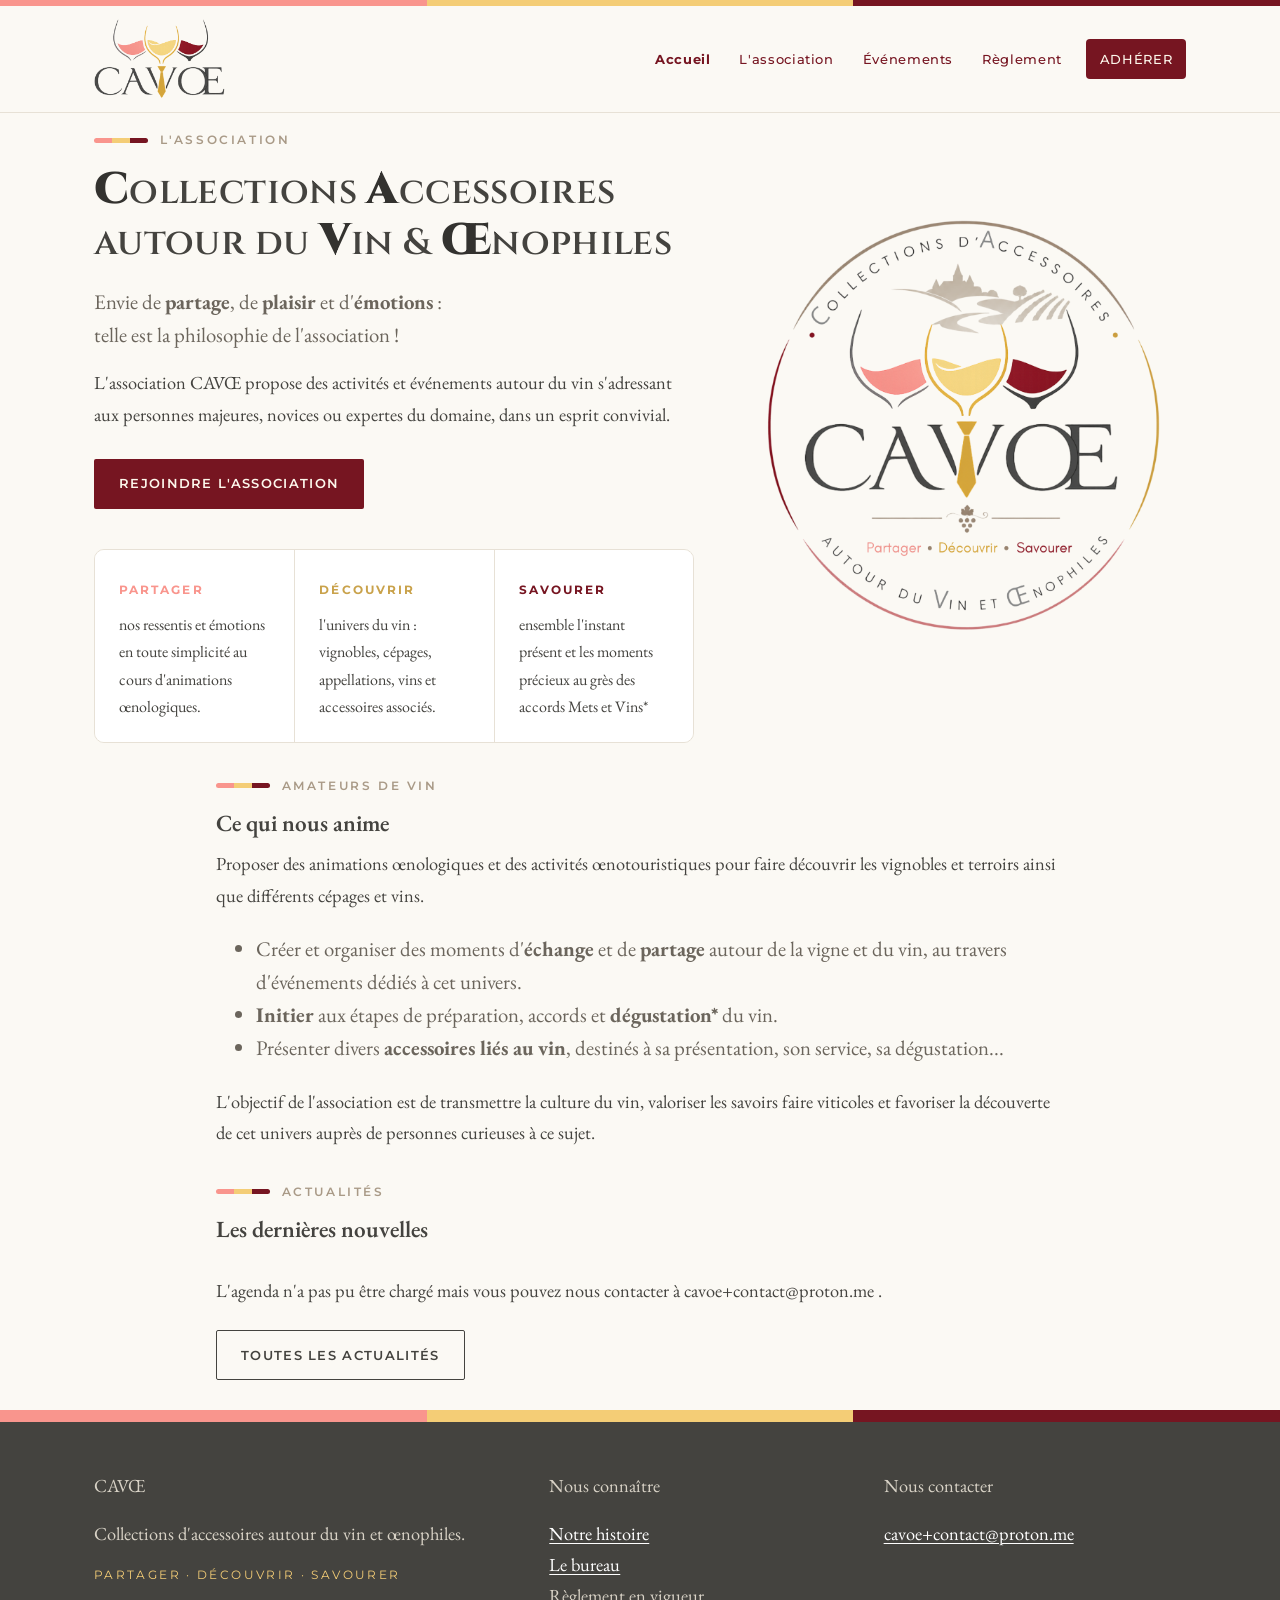
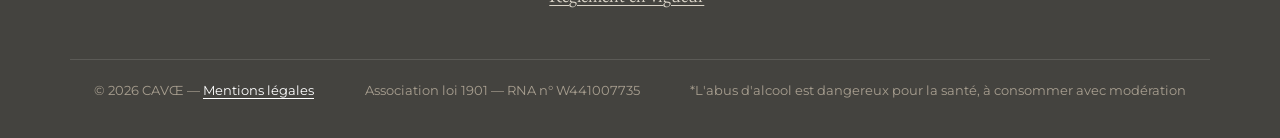
<file: index.html>
<!DOCTYPE html>
<html lang="fr">
<head>
    <meta charset="UTF-8">
    <meta name="viewport" content="width=device-width, initial-scale=1.0">
    <title>Accueil — CAVŒ</title>
    <meta name="description" content="TODO : courte description de l'association.">

    <link rel="preconnect" href="https://fonts.googleapis.com">
    <link rel="preconnect" href="https://fonts.gstatic.com" crossorigin>
    <link href="https://fonts.googleapis.com/css2?family=Cinzel:wght@500;600;700&family=EB+Garamond:ital,wght@0,400;0,500;0,600;1,400&family=Montserrat:wght@500;600;700&display=swap" rel="stylesheet">
    <link rel="stylesheet" href="style.css">
</head>
<body>

<!-- En-tête injecté automatiquement (voir script.js) -->
<div id="site-header"></div>

<main>

    <!-- ============================ HERO ============================ -->
    <section class="hero">
        <div class="wrap hero__inner">
            <div>
                <p class="eyebrow">L'association</p>
                <h1><span class="sigle">C</span>ollections <span class="sigle">A</span>ccessoires autour du <span class="sigle">V</span>in & <span class="sigle">Œ</span>nophiles</h1>
                <p class="lead">
                    Envie de <strong>partage</strong>, de <strong>plaisir</strong> et d'<strong>émotions</strong> :<br/>
                    telle est la philosophie de l'association !
                </p>
                <p>
                    L'association CAVŒ propose des activités et événements autour du vin s'adressant aux personnes majeures, novices ou expertes du domaine, dans un esprit convivial.
                </p>
                <div class="hero__actions">
                    <a class="btn btn--primary" href="adherer.html">Rejoindre l'association</a>
                </div>

                <!-- Triptyque de valeur : Partager · Découvrir · Savourer -->
                <div class="triptych">
                    <div>
                        <span class="k">Partager</span>
                        <p>nos ressentis et émotions en toute simplicité au cours d'animations œnologiques.</p>
                    </div>
                    <div>
                        <span class="k">Découvrir</span>
                        <p>l'univers du vin : vignobles, cépages, appellations, vins et accessoires associés.</p>
                    </div>
                    <div>
                        <span class="k">Savourer</span>
                        <p>ensemble l'instant présent et les moments précieux au grès des accords Mets et Vins*</p>
                    </div>

                </div>
            </div>
            <img src="assets/logo-cavoe.png" alt="">
        </div>
    </section>

    <!-- ========================= MISSION ========================= -->
    <section class="section">
        <div class="wrap">
            <p class="eyebrow">Amateurs de vin</p>
            <h2>Ce qui nous anime</h2>
            <p>Proposer des animations œnologiques et des activités œnotouristiques pour faire découvrir les vignobles et terroirs ainsi que différents cépages et vins.</p>
            <ul class="lead">
                <li>Créer et organiser des moments d'<strong>échange</strong> et de <strong>partage</strong> autour de la vigne et du vin, au travers d'événements dédiés à cet univers.</li>
                <li><strong>Initier</strong> aux étapes de préparation, accords et <strong>dégustation*</strong> du vin.</li>
                <li>Présenter divers <strong>accessoires liés au vin</strong>, destinés à sa présentation, son service, sa dégustation...</li>
            </ul>
            <p>L'objectif de l'association est de transmettre la culture du vin, valoriser les savoirs faire viticoles et favoriser la découverte de cet univers auprès de personnes curieuses à ce sujet.</p>
        </div>
    </section>



    <!-- ==================== DERNIÈRES ACTUS ==================== -->
    <section class="section">
        <div class="wrap">
            <p class="eyebrow">Actualités</p>
            <h2>Les dernières nouvelles</h2>
            <ul class="news" id="home-events" style="margin-top:2rem;"></ul>
            <p style="margin-top:1.5rem;">
                <a class="btn btn--ghost" href="evenements.html">Toutes les actualités</a>
            </p>
        </div>
    </section>
</main>

<div id="site-footer"></div>

<script src="scripts/script.js"></script>
<script src="scripts/events.js"></script>
</body>
</html>
</file>
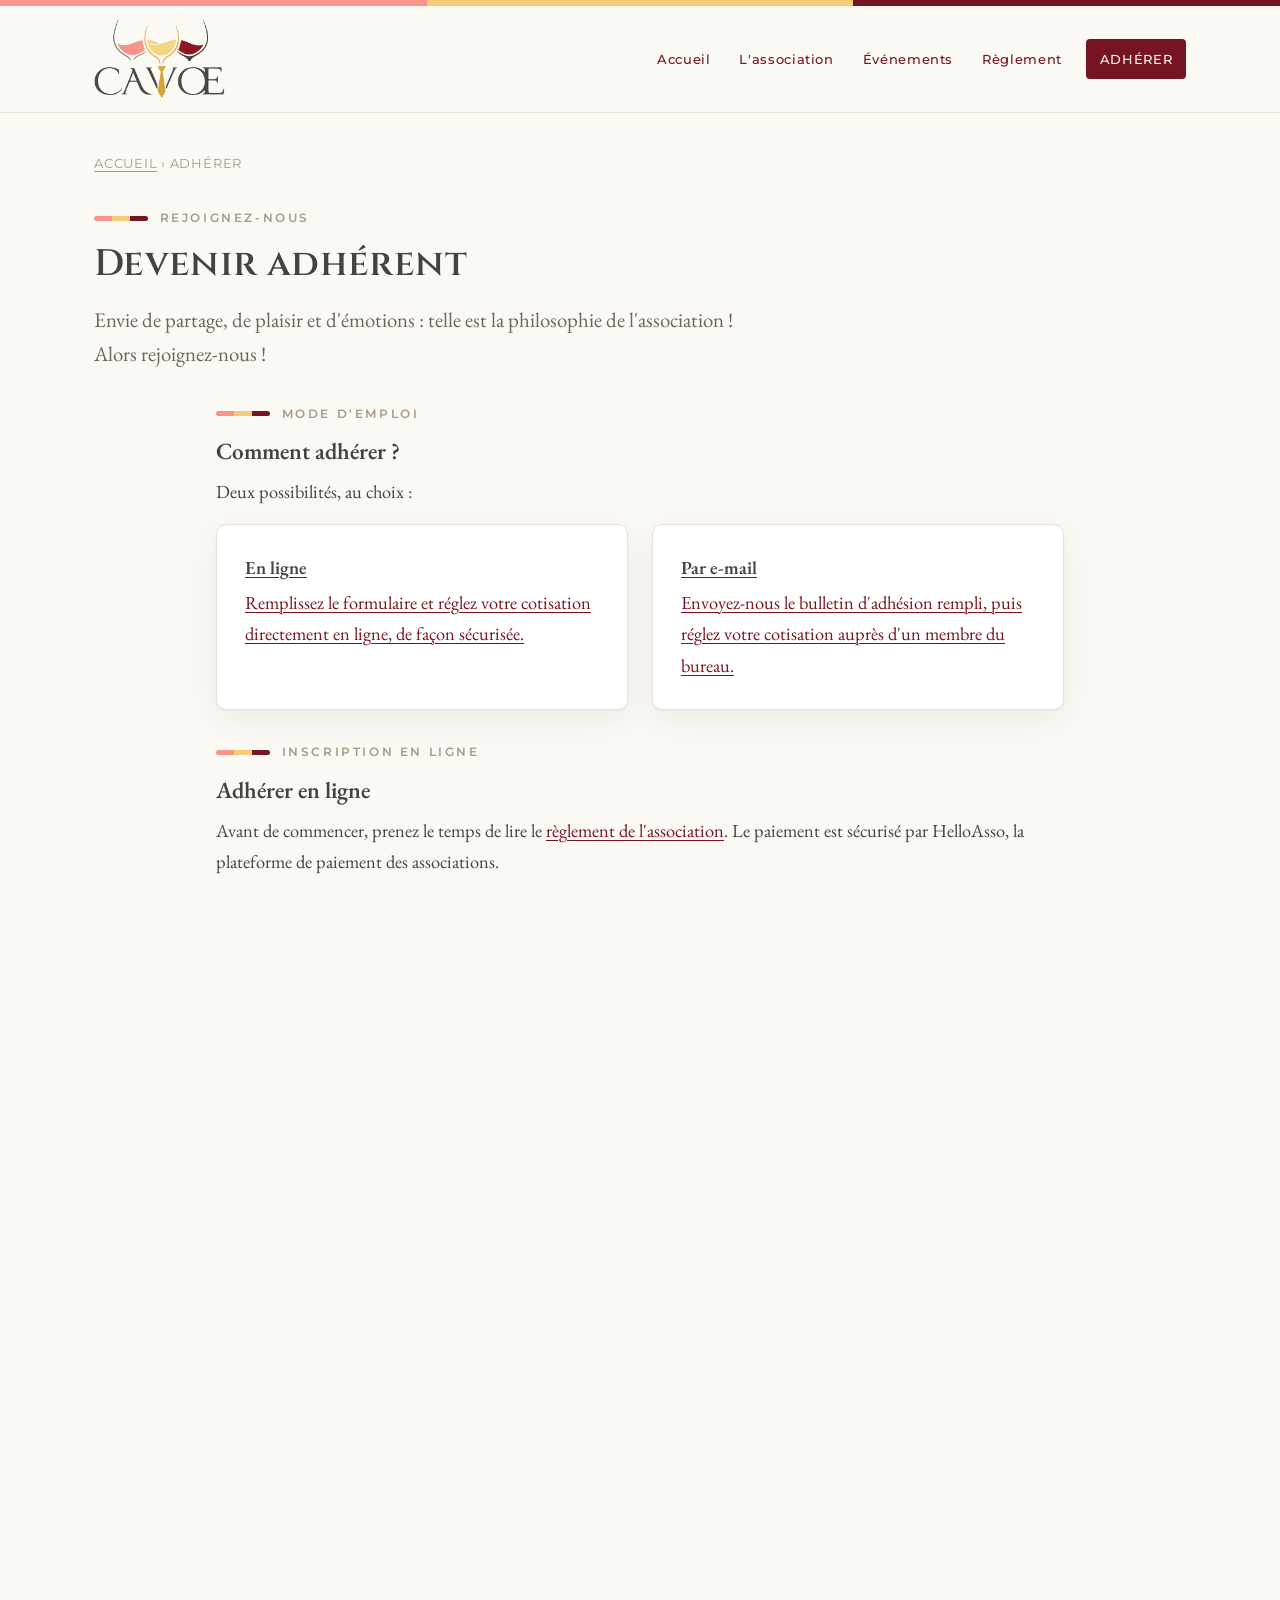
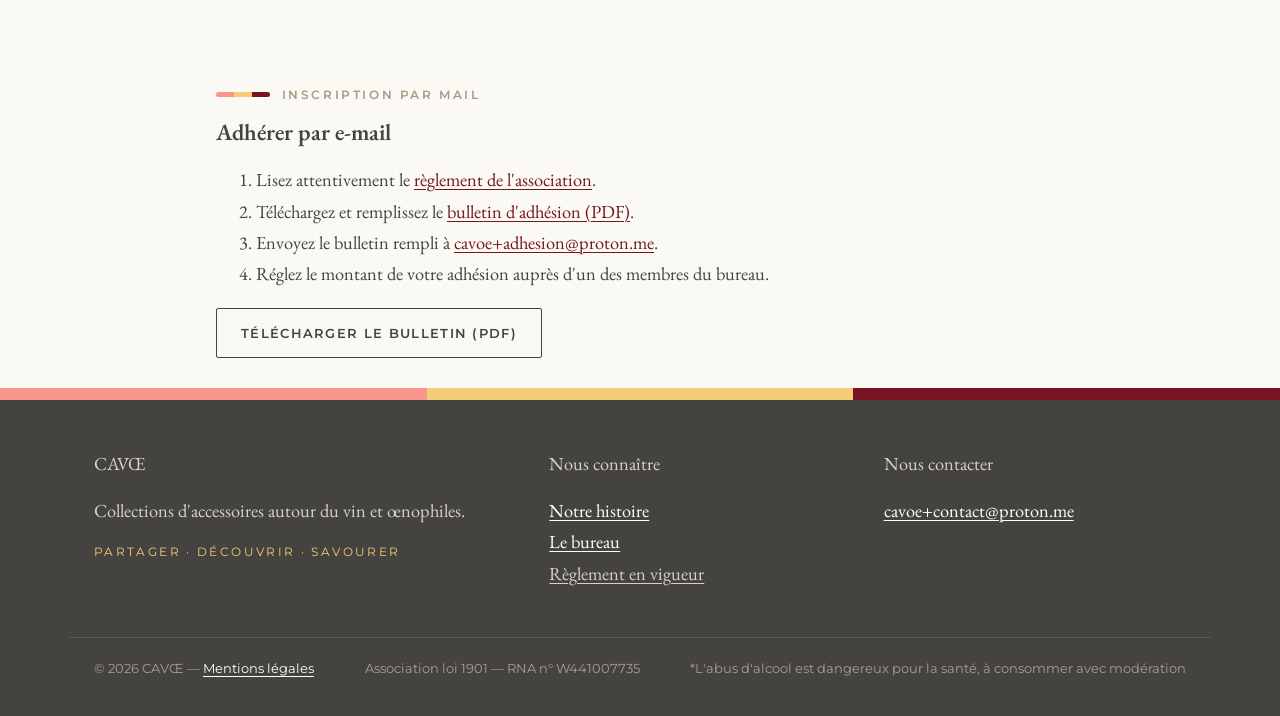
<file: adherer.html>
<!DOCTYPE html>
<html lang="fr">
<head>
    <meta charset="UTF-8">
    <meta name="viewport" content="width=device-width, initial-scale=1.0">
    <title>Adhérer — CAVŒ</title>
    <meta name="description" content="Explication de pourquoi et comment adhérer à l'association CAVŒ.">
    <link rel="preconnect" href="https://fonts.googleapis.com">
    <link rel="preconnect" href="https://fonts.gstatic.com" crossorigin>
    <link href="https://fonts.googleapis.com/css2?family=Cinzel:wght@500;600;700&family=EB+Garamond:ital,wght@0,400;0,500;0,600;1,400&family=Montserrat:wght@500;600;700&display=swap" rel="stylesheet">
    <link rel="stylesheet" href="style.css">
</head>
<body>
<div id="site-header"></div>

<main>
    <section class="page-head">
        <div class="wrap">
            <p class="crumbs"><a href="index.html">Accueil</a> › Adhérer</p>
            <span class="eyebrow">Rejoignez-nous</span>
            <h1>Devenir adhérent</h1>
            <p class="lead">
                Envie de partage, de plaisir et d'émotions : telle est la philosophie de l'association ! <br/>
                Alors rejoignez-nous !
            </p>
        </div>
    </section>

    <!-- ===================== CHOIX DE LA MÉTHODE ===================== -->
    <section class="section">
        <div class="wrap">
            <span class="eyebrow">Mode d'emploi</span>
            <h2>Comment adhérer ?</h2>
            <p>Deux possibilités, au choix :</p>
            <div class="grid grid--2">
                <a class="card card--link" href="#en-ligne">
                    <h3>En ligne</h3>
                    <p>Remplissez le formulaire et réglez votre cotisation directement en ligne, de façon sécurisée.</p>
                </a>
                <a class="card card--link" href="#par-email">
                    <h3>Par e-mail</h3>
                    <p>Envoyez-nous le bulletin d'adhésion rempli, puis réglez votre cotisation auprès d'un membre du bureau.</p>
                </a>
            </div>
        </div>
    </section>

    <!-- ===================== OPTION 1 : HELLOASSO ===================== -->
    <section class="section anchor" id="en-ligne">
        <div class="wrap">
            <span class="eyebrow">Inscription en ligne</span>
            <h2>Adhérer en ligne</h2>
            <p>
                Avant de commencer, prenez le temps de lire le <a href="reglement.html">règlement de l'association</a>.
                Le paiement est sécurisé par HelloAsso, la plateforme de paiement des associations.
            </p>
            <iframe id="haWidget"
                    title="Formulaire d'adhésion HelloAsso"
                    allow="payment 'self' https://paymenthub.helloassopay.com https://helloasso.com"
                    allowtransparency="true"
                    scrolling="auto"
                    src="https://www.helloasso.com/associations/collections-accessoires-autour-du-vin-et-oenophiles/adhesions/adhesion-association-cavoe/widget"
                    style="width: 100%; height: 750px; border: none;"></iframe>
        </div>
    </section>

    <!-- ===================== OPTION 2 : PAR E-MAIL ===================== -->
    <section class="section anchor" id="par-email">
        <div class="wrap">
            <span class="eyebrow">Inscription par mail</span>
            <h2>Adhérer par e-mail</h2>
            <ol>
                <li>Lisez attentivement le <a href="reglement.html">règlement de l'association</a>.</li>
                <li>Téléchargez et remplissez le <a href="assets/bulletin-adhesion.pdf" download="CAVOE-bulletin-adhesion.pdf">bulletin d'adhésion (PDF)</a>.</li>
                <li>Envoyez le bulletin rempli à <a href="mailto:cavoe+adhesion@proton.me">cavoe+adhesion@proton.me</a>.</li>
                <li>Réglez le montant de votre adhésion auprès d'un des membres du bureau.</li>
            </ol>
            <a class="btn btn--ghost" href="assets/bulletin-adhesion.pdf" download="CAVOE-bulletin-adhesion.pdf">Télécharger le bulletin (PDF)</a>
        </div>
    </section>
</main>

<div id="site-footer"></div>
<script src="scripts/script.js"></script>
<script>
    // Le widget HelloAsso envoie sa hauteur : on agrandit l'iframe pour éviter
    // une barre de défilement interne.
    window.addEventListener('message', (e) => {
        let host = '';
        try { host = new URL(e.origin).hostname; } catch (err) { return; }
        if (!/(^|\.)helloasso\.com$/.test(host)) return; // messages d'autres sites ignorés
        const height = e.data && Number(e.data.height);
        const frame = document.getElementById('haWidget');
        if (frame && height > frame.offsetHeight) frame.style.height = height + 'px';
    });
</script>
</body>
</html>
</file>
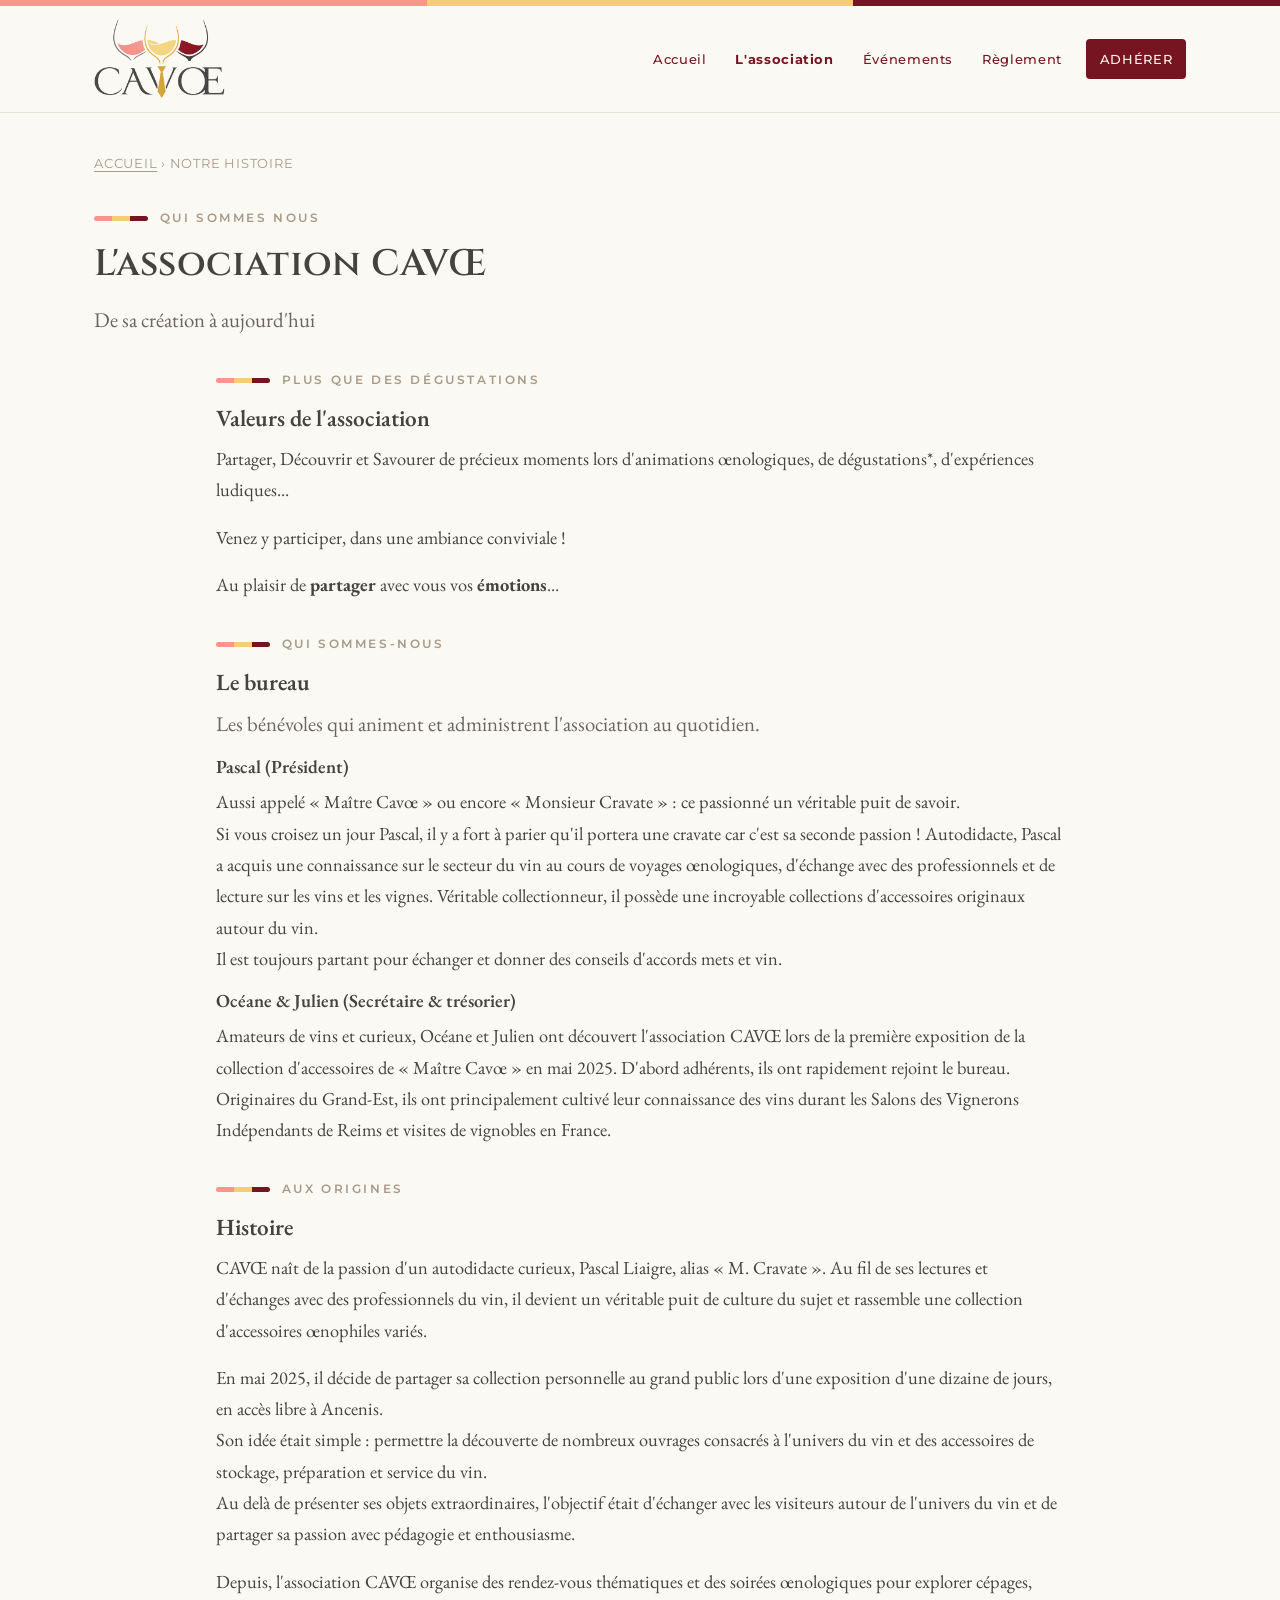
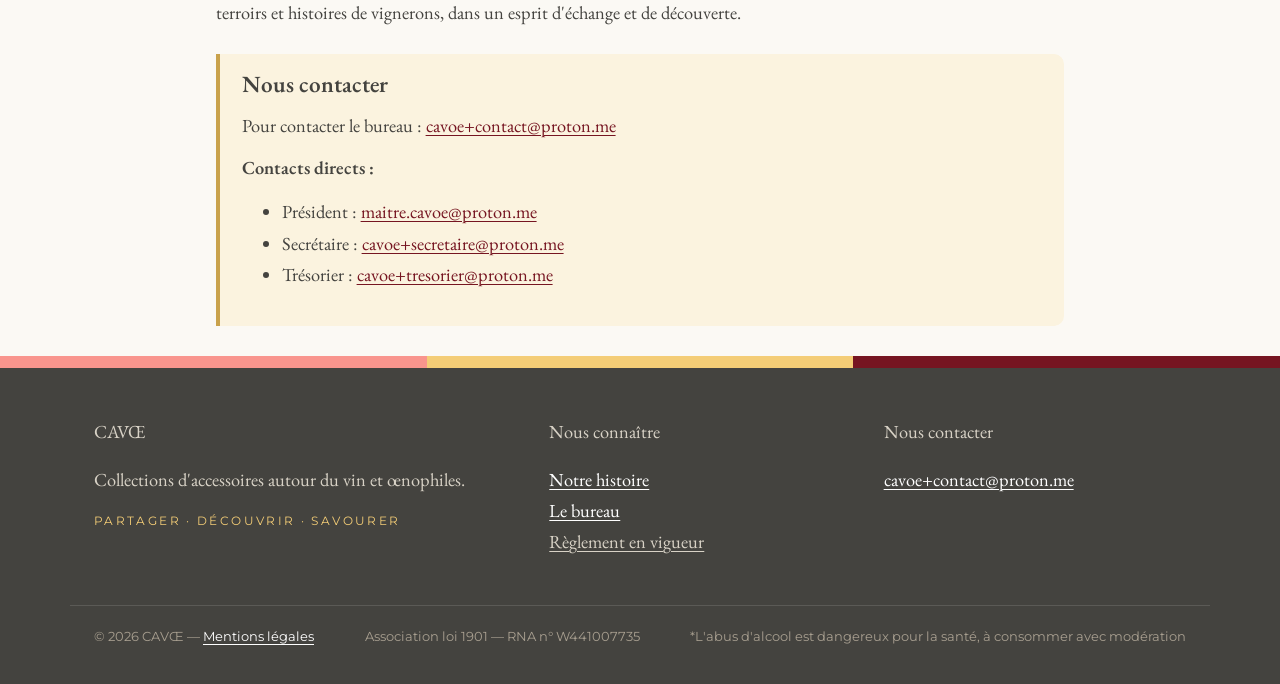
<file: association.html>
<!DOCTYPE html>
<html lang="fr">
<head>
    <meta charset="UTF-8">
    <meta name="viewport" content="width=device-width, initial-scale=1.0">
    <title>Notre histoire — CAVŒ</title>
    <meta name="description" content="Présentation de l'histoire de l'association CAVŒ">
    <link rel="preconnect" href="https://fonts.googleapis.com">
    <link rel="preconnect" href="https://fonts.gstatic.com" crossorigin>
    <link href="https://fonts.googleapis.com/css2?family=Cinzel:wght@500;600;700&family=EB+Garamond:ital,wght@0,400;0,500;0,600;1,400&family=Montserrat:wght@500;600;700&display=swap" rel="stylesheet">
    <link rel="stylesheet" href="style.css">
</head>
<body>
<div id="site-header"></div>

<main>
    <section class="page-head">
        <div class="wrap">
            <p class="crumbs"><a href="index.html">Accueil</a> › Notre histoire</p>
            <p class="eyebrow">Qui sommes nous</p>
            <h1>L'association CAVŒ</h1>
            <p class="lead">De sa création à aujourd'hui</p>
        </div>
    </section>

    <!-- ========================= NOS VALEURS ========================= -->
    <section class="section">
        <div class="wrap">
            <p class="eyebrow">Plus que des dégustations</p>
            <h2>Valeurs de l'association</h2>
            <p>
                <span>Partager, Découvrir et Savourer</span>
                de précieux moments lors d'animations œnologiques, de dégustations*, d'expériences ludiques...
            </p>
            <p>Venez y participer, dans une ambiance conviviale !</p>
            <p>Au plaisir de <strong>partager</strong> avec vous vos <strong>émotions</strong>...</p>
        </div>
    </section>

    <!-- ============ LE BUREAU ================= -->

    <section class="section">
        <div class="wrap">
            <span class="eyebrow" id="bureau">Qui sommes-nous</span>
            <h2>Le bureau</h2>
            <p class="lead">Les bénévoles qui animent et administrent l'association au quotidien.</p>
        </div>
    </section>

    <!-- ============ PRÉSIDENT ============ -->

    <section class="section">
        <div class="wrap">
            <h3>Pascal (Président)</h3>
            <p class="justified">
                Aussi appelé « Maître Cavœ » ou encore « Monsieur Cravate » : ce passionné un véritable puit de savoir.<br/>
                Si vous croisez un jour Pascal, il y a fort à parier qu'il portera une cravate car c'est sa seconde passion !
                Autodidacte, Pascal a acquis une connaissance sur le secteur du vin au cours de voyages œnologiques, d'échange avec des professionnels et de lecture sur les vins et les vignes. Véritable collectionneur, il possède une incroyable collections d'accessoires originaux autour du vin.<br/>
                Il est toujours partant pour échanger et donner des conseils d'accords mets et vin.
            </p>
        </div>
    </section>

    <!-- ============ SECRÉTAIRE ============ -->

    <section class="section">
        <div class="wrap">
            <h3>Océane & Julien (Secrétaire & trésorier)</h3>
            <p class="justified">
                Amateurs de vins et curieux, Océane et Julien ont découvert l'association CAVŒ lors de la première exposition de la collection d'accessoires de « Maître Cavœ » en mai 2025. D'abord adhérents, ils ont rapidement rejoint le bureau.
                Originaires du Grand-Est, ils ont principalement cultivé leur connaissance des vins durant les Salons des Vignerons Indépendants de Reims et visites de vignobles en France.
            </p>
        </div>
    </section>

    <!-- ========================= HISTOIRE ========================= -->
    <section class="section">
        <div class="wrap">
            <p class="eyebrow" id="creation">Aux origines</p>
            <h2>Histoire</h2>
            <p>
                CAVŒ naît de la passion d'un autodidacte curieux, Pascal Liaigre, alias « M. Cravate ». Au fil de ses lectures
                et d'échanges avec des professionnels du vin, il devient un véritable puit de culture du sujet
                et rassemble une collection d'accessoires œnophiles variés.
            </p>
            <p>
                En mai 2025, il décide de partager sa collection personnelle au grand public lors d'une exposition d'une dizaine de jours, en accès libre à Ancenis.<br/>
                Son idée était simple : permettre la découverte de nombreux ouvrages consacrés à l'univers du vin et des accessoires de stockage, préparation et service du vin.<br/>
                Au delà de présenter ses objets extraordinaires, l'objectif était d'échanger avec les visiteurs autour de l'univers du vin et de partager sa passion avec pédagogie et enthousiasme.
            </p>
            <p>
                Depuis, l'association CAVŒ organise des rendez-vous
                thématiques et des soirées œnologiques pour explorer cépages, terroirs et histoires de
                vignerons, dans un esprit d'échange et de découverte.
            </p>
        </div>
    </section>

    <!-- ============ NOUS CONTACTER ======================= -->
    <section class="section">
        <div class="wrap">
            <div class="notice notice--gold">
                <h2>Nous contacter</h2>
                <p class="justified">
                    Pour contacter le bureau : <a href="mailto:cavoe+contact@proton.me">cavoe+contact@proton.me</a>
                </p>

                <div class="justified">
                    <h3>Contacts directs :</h3>
                    <ul>
                        <li>
                            Président : <a href="mailto:maitre.cavoe@proton.me">maitre.cavoe@proton.me</a>
                        </li>
                        <li>
                            Secrétaire : <a href="mailto:cavoe+secretaire@proton.me">cavoe+secretaire@proton.me</a>
                        </li>
                        <li>
                            Trésorier : <a href="mailto:cavoe+tresorier@proton.me">cavoe+tresorier@proton.me</a>
                        </li>
                    </ul>
                </div>
            </div>
        </div>
    </section>

</main>

<div id="site-footer"></div>
<script src="scripts/script.js"></script>
</body>
</html>
</file>
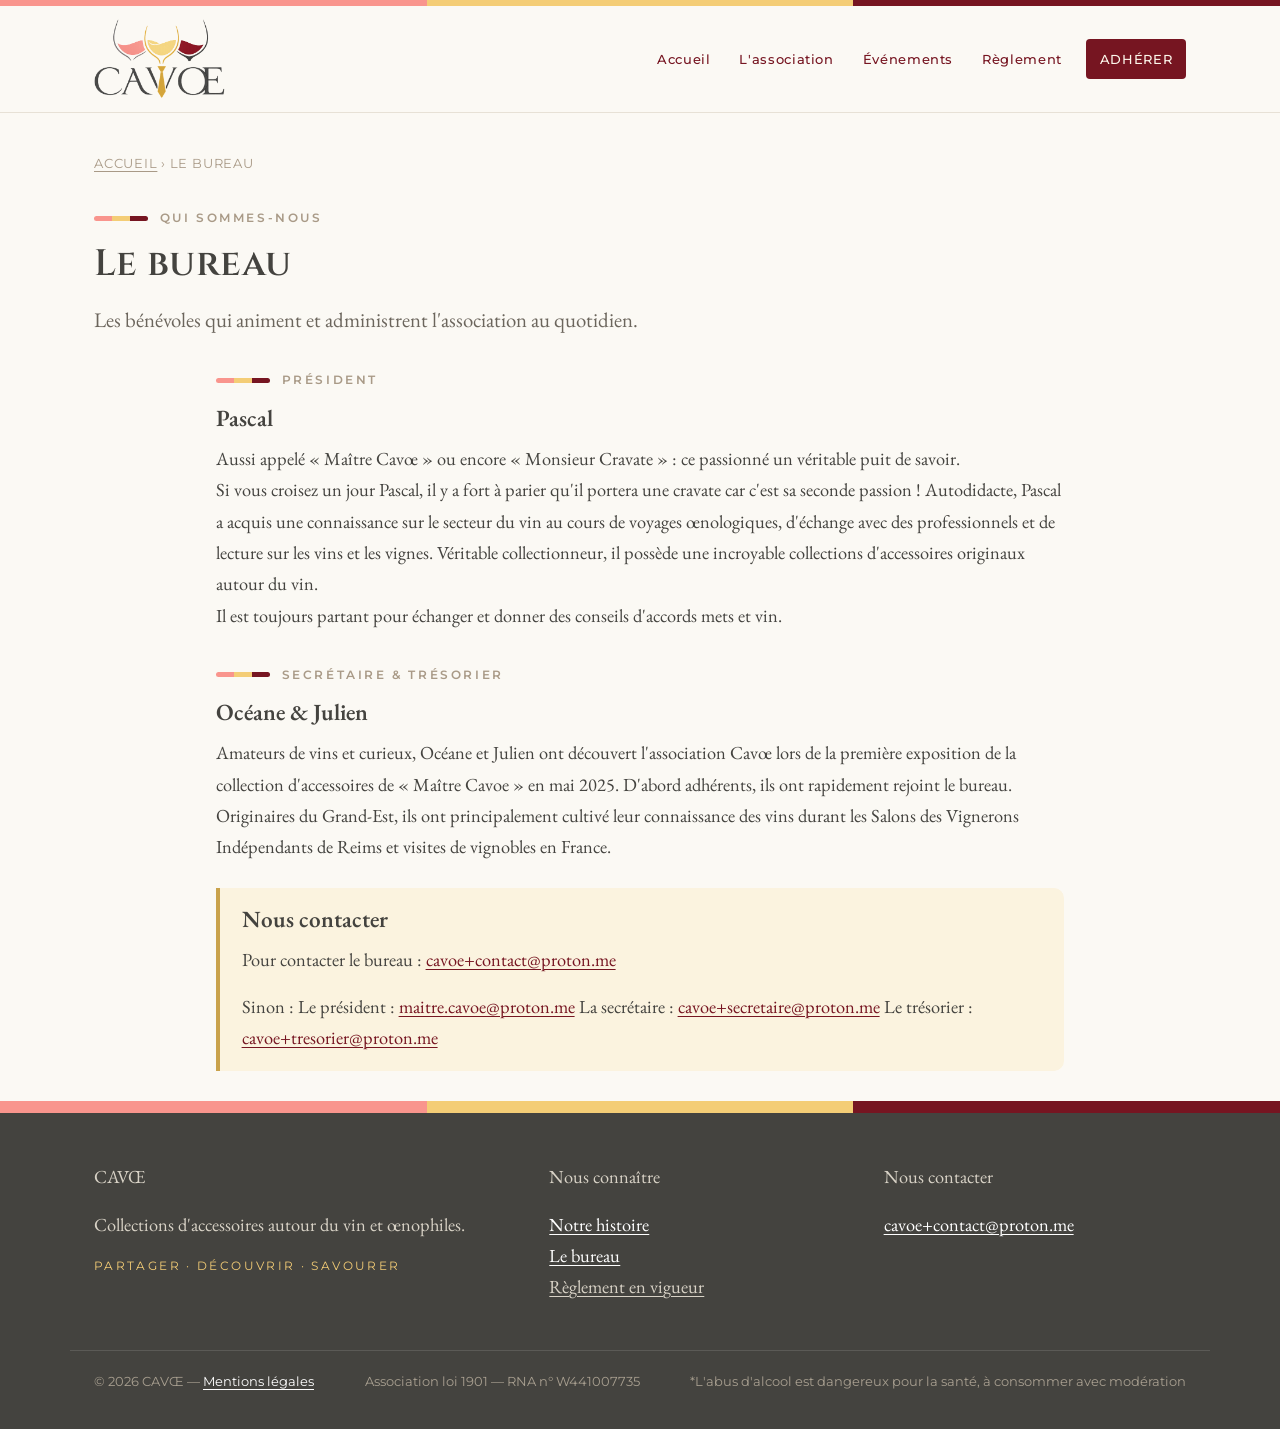
<file: bureau.html>
<!DOCTYPE html>
<html lang="fr">
<head>
    <meta charset="UTF-8">
    <meta name="viewport" content="width=device-width, initial-scale=1.0">
    <title>Le bureau — CAVŒ</title>
    <meta name="description" content="Les membres du bureau de l'association CAVŒ : présidence, secrétariat et trésorerie.">
    <link rel="preconnect" href="https://fonts.googleapis.com">
    <link rel="preconnect" href="https://fonts.gstatic.com" crossorigin>
    <link href="https://fonts.googleapis.com/css2?family=Cinzel:wght@500;600;700&family=EB+Garamond:ital,wght@0,400;0,500;0,600;1,400&family=Montserrat:wght@500;600;700&display=swap" rel="stylesheet">
    <link rel="stylesheet" href="style.css">
</head>
<body>
<div id="site-header"></div>

<main>
    <section class="page-head">
        <div class="wrap">
            <p class="crumbs"><a href="index.html">Accueil</a> › Le bureau</p>
            <span class="eyebrow">Qui sommes-nous</span>
            <h1>Le bureau</h1>
            <p class="lead">Les bénévoles qui animent et administrent l'association au quotidien.</p>
        </div>
    </section>

    <!-- ============ PRÉSIDENT ============ -->

    <section class="section">
        <div class="wrap">
            <span class="eyebrow">Président</span>
            <h2>Pascal</h2>
            <p class="justified">
                Aussi appelé « Maître Cavœ » ou encore « Monsieur Cravate » : ce passionné un véritable puit de savoir.<br/>
                Si vous croisez un jour Pascal, il y a fort à parier qu'il portera une cravate car c'est sa seconde passion !
                Autodidacte, Pascal a acquis une connaissance sur le secteur du vin au cours de voyages œnologiques, d'échange avec des professionnels et de lecture sur les vins et les vignes. Véritable collectionneur, il possède une incroyable collections d'accessoires originaux autour du vin.<br/>
                Il est toujours partant pour échanger et donner des conseils d'accords mets et vin.
            </p>
        </div>
    </section>

    <!-- ============ SECRÉTAIRE ============ -->

    <section class="section">
        <div class="wrap">
            <span class="eyebrow">Secrétaire & trésorier</span>
            <h2>Océane & Julien</h2>
            <p class="justified">
                Amateurs de vins et curieux, Océane et Julien ont découvert l'association Cavœ lors de la première exposition de la collection d'accessoires de « Maître Cavoe » en mai 2025. D'abord adhérents, ils ont rapidement rejoint le bureau.
                Originaires du Grand-Est, ils ont principalement cultivé leur connaissance des vins durant les Salons des Vignerons Indépendants de Reims et visites de vignobles en France.
            </p>
        </div>
    </section>

    <!-- ============ Nous contacter ============ -->

    <section class="section">
        <div class="wrap">
            <div class="notice notice--gold">
                <h2>Nous contacter</h2>
                <p class="justified">
                    Pour contacter le bureau : <a href="mailto:cavoe+contact@proton.me">cavoe+contact@proton.me</a>
                </p>

                <p class="justified">
                    Sinon :

                    <span class="d-block">
                        Le président : <a href="mailto:maitre.cavoe@proton.me">maitre.cavoe@proton.me</a>
                    </span>
                    <span class="d-block">
                        La secrétaire : <a href="mailto:cavoe+secretaire@proton.me">cavoe+secretaire@proton.me</a>
                    </span>
                    <span class="d-block">
                        Le trésorier : <a href="mailto:cavoe+tresorier@proton.me">cavoe+tresorier@proton.me</a>
                    </span>
                </p>
            </div>
        </div>
    </section>
</main>

<div id="site-footer"></div>
<script src="scripts/script.js"></script>
</body>
</html>
</file>
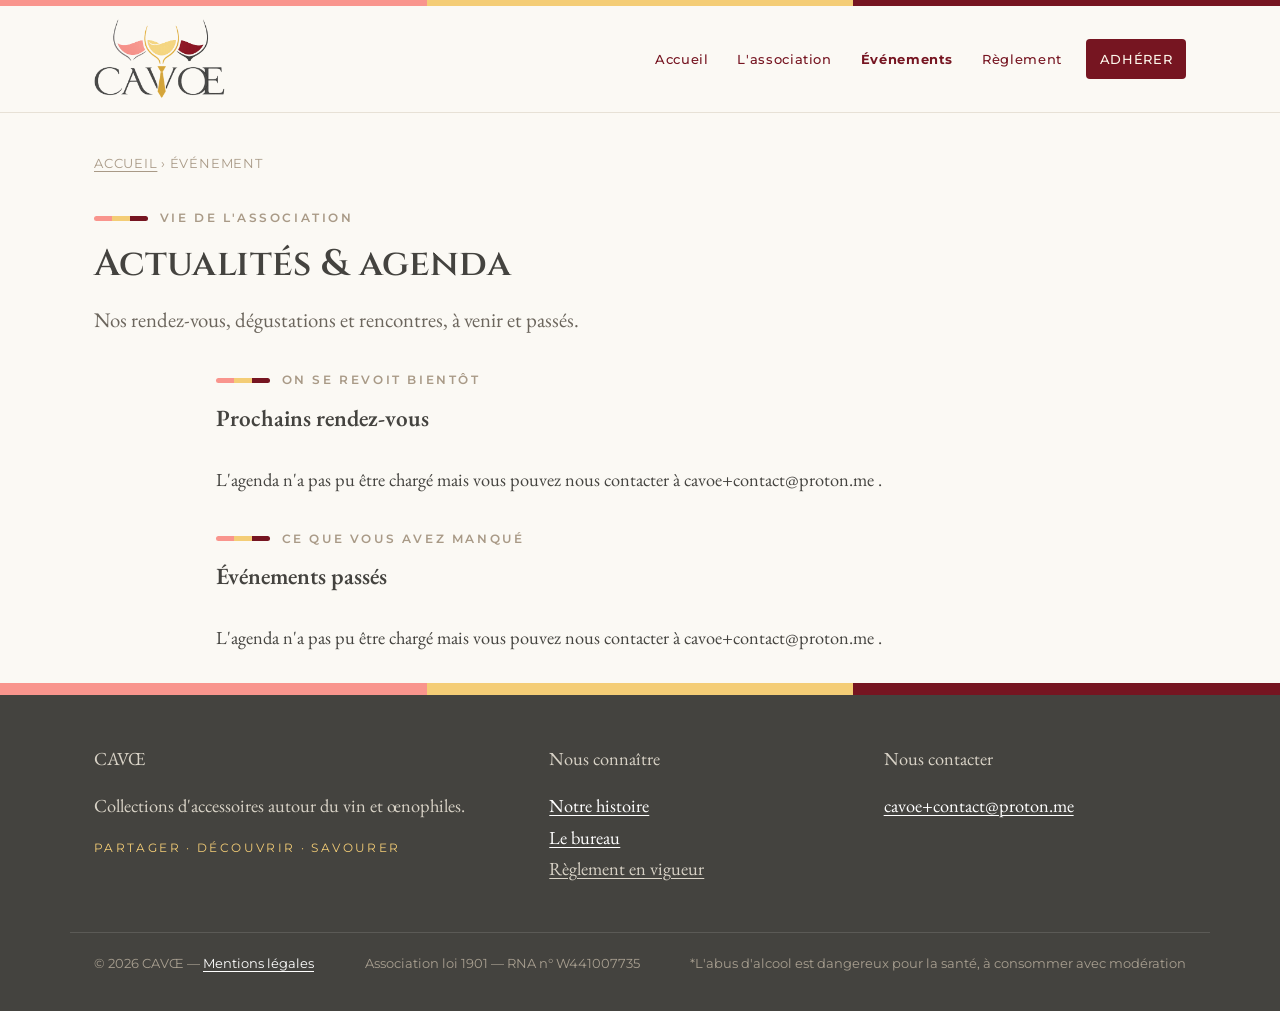
<file: evenements.html>
<!DOCTYPE html>
<html lang="fr">
<head>
    <meta charset="UTF-8">
    <meta name="viewport" content="width=device-width, initial-scale=1.0">
    <title>Agenda — CAVŒ</title>
    <link rel="preconnect" href="https://fonts.googleapis.com">
    <link rel="preconnect" href="https://fonts.gstatic.com" crossorigin>
    <link href="https://fonts.googleapis.com/css2?family=Cinzel:wght@500;600;700&family=EB+Garamond:ital,wght@0,400;0,500;0,600;1,400&family=Montserrat:wght@500;600;700&display=swap" rel="stylesheet">
    <link rel="stylesheet" href="style.css">
</head>
<body>
<div id="site-header"></div>

<main>
    <section class="page-head">
        <div class="wrap">
            <p class="crumbs"><a href="index.html">Accueil</a> › Événement</p>
            <p class="eyebrow">Vie de l'association</p>
            <h1>Actualités &amp; agenda</h1>
            <p class="lead">Nos rendez-vous, dégustations et rencontres, à venir et passés.</p>
        </div>
    </section>

    <!-- Agenda : prochains événements (rempli depuis data/events.json) -->
    <section class="section">
        <div class="wrap">
            <p class="eyebrow">On se revoit bientôt</p>
            <h2>Prochains rendez-vous</h2>
            <ul class="news" id="agenda-upcoming" style="margin-top:2rem;"></ul>
        </div>
    </section>

    <!-- Événements passés (rempli depuis data/events.json) -->
    <section class="section">
        <div class="wrap">
            <p class="eyebrow">Ce que vous avez manqué</p>
            <h2>Événements passés</h2>
            <ul class="news" id="agenda-past" style="margin-top:2rem;"></ul>
        </div>
    </section>

</main>

<div id="site-footer"></div>
<script src="scripts/script.js"></script>
<script src="scripts/events.js"></script>
</body>
</html>
</file>
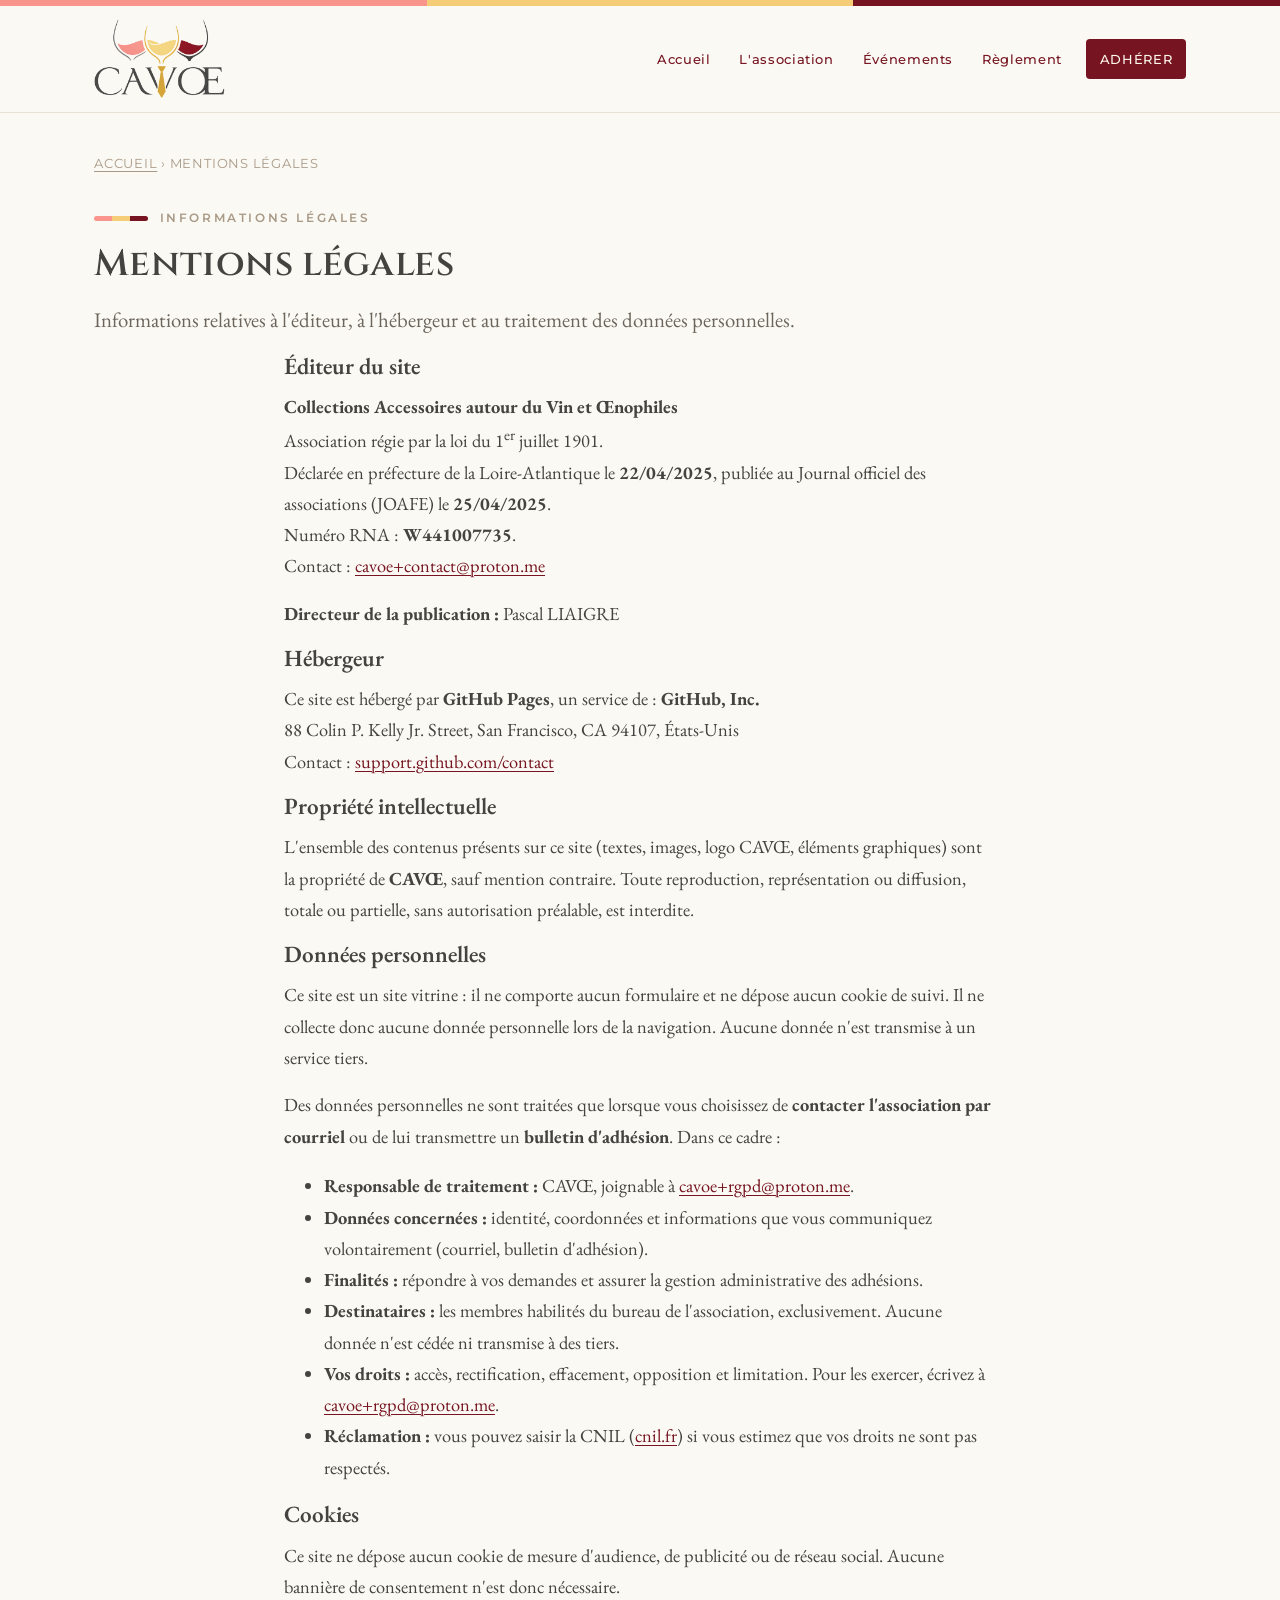
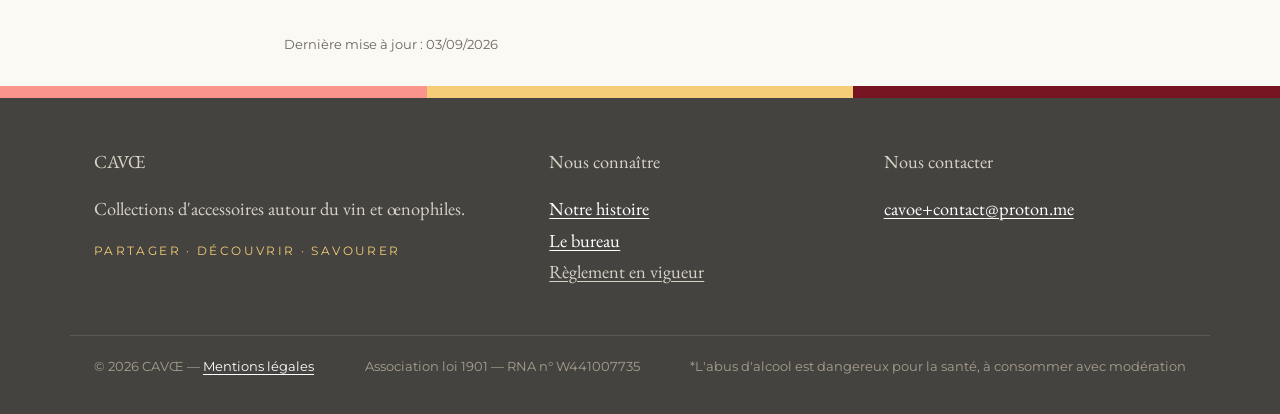
<file: mentions-legales.html>
<!DOCTYPE html>
<html lang="fr">
<head>
    <meta charset="UTF-8">
    <meta name="viewport" content="width=device-width, initial-scale=1.0">
    <title>Mentions légales — CAVŒ</title>
    <meta name="description" content="Mentions légales et informations sur les données personnelles du site de l'association CAVŒ.">
    <link rel="preconnect" href="https://fonts.googleapis.com">
    <link rel="preconnect" href="https://fonts.gstatic.com" crossorigin>
    <link href="https://fonts.googleapis.com/css2?family=Cinzel:wght@500;600;700&family=EB+Garamond:ital,wght@0,400;0,500;0,600;1,400&family=Montserrat:wght@500;600;700&display=swap" rel="stylesheet">
    <link rel="stylesheet" href="style.css">
</head>
<body>
<div id="site-header"></div>

<main>
    <section class="page-head">
        <div class="wrap">
            <p class="crumbs"><a href="index.html">Accueil</a> › Mentions légales</p>
            <p class="eyebrow">Informations légales</p>
            <h1>Mentions légales</h1>
            <p class="lead">Informations relatives à l'éditeur, à l'hébergeur et au traitement des données personnelles.</p>
        </div>
    </section>

    <section class="section">
        <div class="wrap" style="max-width: 760px; margin-inline:auto;">

            <!-- ============================ ÉDITEUR ============================ -->
            <h2>Éditeur du site</h2>
            <p>
                <strong>Collections Accessoires autour du Vin et Œnophiles</strong><br/>
                Association régie par la loi du 1<sup>er</sup> juillet 1901.<br>
                Déclarée en préfecture de la Loire-Atlantique le <strong>22/04/2025</strong>,
                publiée au Journal officiel des associations (JOAFE) le <strong>25/04/2025</strong>.<br>
                Numéro RNA : <strong>W441007735</strong>.<br>
                Contact : <a href="mailto:cavoe+contact@proton.me">cavoe+contact@proton.me</a>
            </p>
            <p>
                <strong>Directeur de la publication :</strong>
                Pascal LIAIGRE
            </p>

            <!-- ============================ HÉBERGEUR ============================ -->
            <h2>Hébergeur</h2>
            <p>
                Ce site est hébergé par <strong>GitHub Pages</strong>, un service de :
                <strong>GitHub, Inc.</strong><br>
                88 Colin P. Kelly Jr. Street, San Francisco, CA 94107, États-Unis<br>
                Contact : <a href="https://support.github.com/contact" target="_blank" rel="noopener">support.github.com/contact</a>
            </p>


            <!-- ===================== PROPRIÉTÉ INTELLECTUELLE ===================== -->
            <h2>Propriété intellectuelle</h2>
            <p>
                L'ensemble des contenus présents sur ce site (textes, images, logo CAVŒ,
                éléments graphiques) sont la propriété de <strong>CAVŒ</strong>,
                sauf mention contraire. Toute reproduction, représentation ou diffusion,
                totale ou partielle, sans autorisation préalable, est interdite.
            </p>

            <!-- ===================== DONNÉES PERSONNELLES ===================== -->
            <h2>Données personnelles</h2>
            <p>
                Ce site est un site vitrine : il ne comporte aucun formulaire et ne dépose
                aucun cookie de suivi. Il ne collecte donc aucune donnée personnelle lors de la
                navigation. Aucune donnée n'est transmise à un service tiers.
            </p>
            <p>
                Des données personnelles ne sont traitées que lorsque vous choisissez de
                <strong>contacter l'association par courriel</strong> ou de lui transmettre un
                <strong>bulletin d'adhésion</strong>. Dans ce cadre :
            </p>
            <ul>
                <li><strong>Responsable de traitement :</strong> CAVŒ, joignable à <a href="mailto:cavoe+rgpd@proton.me">cavoe+rgpd@proton.me</a>.</li>
                <li><strong>Données concernées :</strong> identité, coordonnées et informations que vous communiquez volontairement (courriel, bulletin d'adhésion).</li>
                <li><strong>Finalités :</strong> répondre à vos demandes et assurer la gestion administrative des adhésions.</li>
                <li><strong>Destinataires :</strong> les membres habilités du bureau de l'association, exclusivement. Aucune donnée n'est cédée ni transmise à des tiers.</li>
                <li><strong>Vos droits :</strong> accès, rectification, effacement, opposition et limitation. Pour les exercer, écrivez à <a href="mailto:cavoe+rgpd@proton.me">cavoe+rgpd@proton.me</a>.</li>
                <li><strong>Réclamation :</strong> vous pouvez saisir la CNIL (<a href="https://www.cnil.fr" target="_blank" rel="noopener">cnil.fr</a>) si vous estimez que vos droits ne sont pas respectés.</li>
            </ul>

            <!-- ============================ COOKIES ============================ -->
            <h2>Cookies</h2>
            <p>
                Ce site ne dépose aucun cookie de mesure d'audience, de publicité ou de réseau
                social. Aucune bannière de consentement n'est donc nécessaire.
            </p>

            <p class="field--hint" style="margin-top:2rem;">
                Dernière mise à jour : 03/09/2026
            </p>
        </div>
    </section>
</main>

<div id="site-footer"></div>
<script src="scripts/script.js"></script>
</body>
</html>
</file>
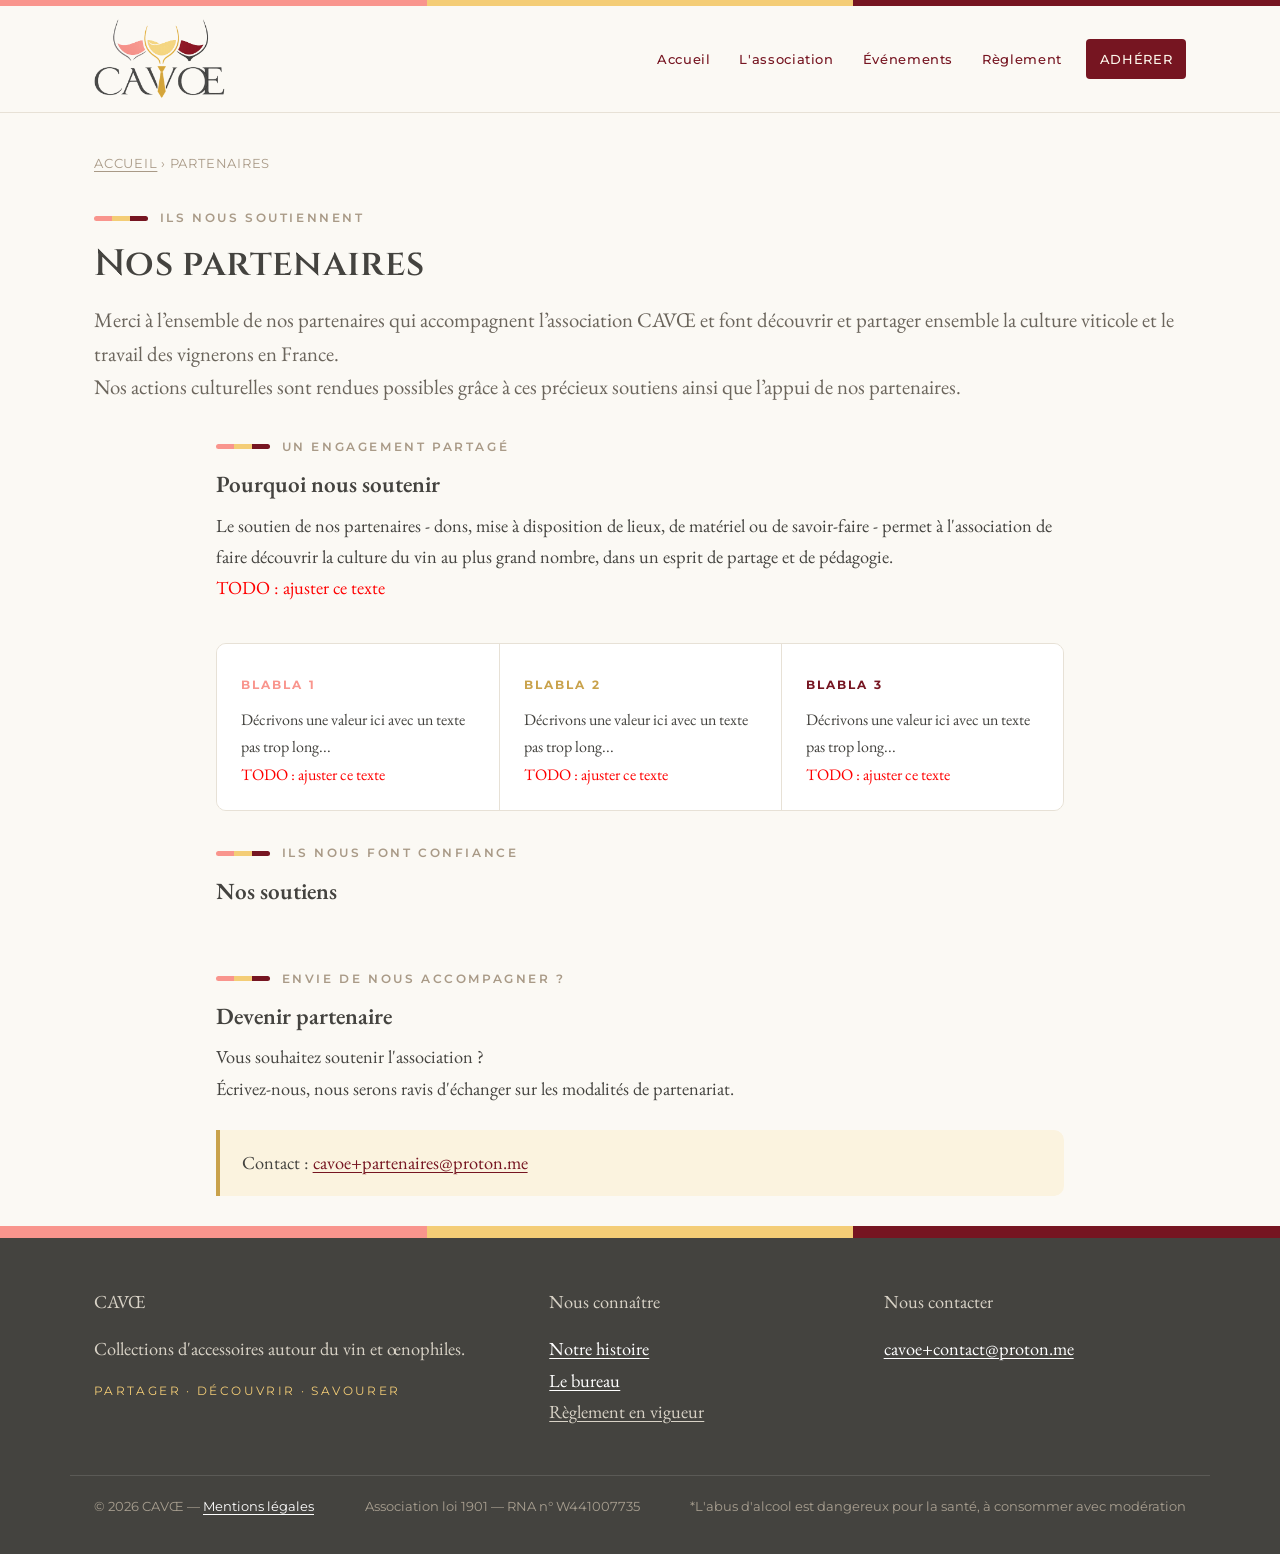
<file: partenaires.html>
<!DOCTYPE html>
<html lang="fr">
<head>
    <meta charset="UTF-8">
    <meta name="viewport" content="width=device-width, initial-scale=1.0">
    <title>Partenaires — CAVŒ</title>
    <meta name="description" content="Les entreprises et partenaires qui soutiennent l'association CAVŒ et rendent possibles ses événements.">
    <link rel="preconnect" href="https://fonts.googleapis.com">
    <link rel="preconnect" href="https://fonts.gstatic.com" crossorigin>
    <link href="https://fonts.googleapis.com/css2?family=Cinzel:wght@500;600;700&family=EB+Garamond:ital,wght@0,400;0,500;0,600;1,400&family=Montserrat:wght@500;600;700&display=swap" rel="stylesheet">
    <link rel="stylesheet" href="style.css">
</head>
<body>
<div id="site-header"></div>

<main>
    <section class="page-head">
        <div class="wrap">
            <p class="crumbs"><a href="index.html">Accueil</a> › Partenaires</p>
            <p class="eyebrow">Ils nous soutiennent</p>
            <h1>Nos partenaires</h1>
            <p class="lead">Merci à l’ensemble de nos partenaires qui accompagnent l’association CAVŒ et font découvrir et partager ensemble la culture viticole et le travail des vignerons en France.<br/>
                Nos actions culturelles sont rendues possibles grâce à ces précieux soutiens ainsi que l’appui de nos partenaires.</p>
        </div>
    </section>

    <!-- ==================== POURQUOI NOUS SOUTENIR ==================== -->
    <section class="section">
        <div class="wrap">
            <p class="eyebrow">Un engagement partagé</p>
            <h2>Pourquoi nous soutenir</h2>
            <p>
                Le soutien de nos partenaires - dons, mise à disposition de lieux, de matériel ou de savoir-faire -
                permet à l'association de faire découvrir la culture du vin au plus grand nombre, dans un esprit
                de partage et de pédagogie.
                <span style="color: red; display: block">TODO : ajuster ce texte</span>
            </p>

            <div class="triptych">
                <div>
                    <span class="k">Blabla 1</span>
                    <p>Décrivons une valeur ici avec un texte pas trop long...<span style="color: red; display: block">TODO : ajuster ce texte</span></p>
                </div>
                <div>
                    <span class="k">Blabla 2</span>
                    <p>Décrivons une valeur ici avec un texte pas trop long...<span style="color: red; display: block">TODO : ajuster ce texte</span></p>
                </div>
                <div>
                    <span class="k">Blabla 3</span>
                    <p>Décrivons une valeur ici avec un texte pas trop long...<span style="color: red; display: block">TODO : ajuster ce texte</span></p>
                </div>
            </div>
        </div>
    </section>

    <!-- ==================== LISTE DES PARTENAIRES ==================== -->
    <section class="section">
        <div class="wrap">
            <p class="eyebrow">Ils nous font confiance</p>
            <h2>Nos soutiens</h2>

            <div class="grid grid--3" style="margin-top:2rem;" id="partners-list"></div>
        </div>
    </section>

    <!-- ==================== DEVENIR PARTENAIRE ==================== -->
    <section class="section">
        <div class="wrap">
            <span class="eyebrow">Envie de nous accompagner ?</span>
            <h2>Devenir partenaire</h2>
            <p>
                Vous souhaitez soutenir l'association&nbsp;?<br/>
                Écrivez-nous, nous
                serons ravis d'échanger sur les modalités de partenariat.
            </p>
            <div class="notice notice--gold">
                <p>
                    Contact : <a href="mailto:cavoe+partenaires@proton.me">cavoe+partenaires@proton.me</a>
                </p>
            </div>
        </div>
    </section>

</main>

<div id="site-footer"></div>
<script src="scripts/script.js"></script>
<script src="scripts/partners.js"></script>
</body>
</html>
</file>
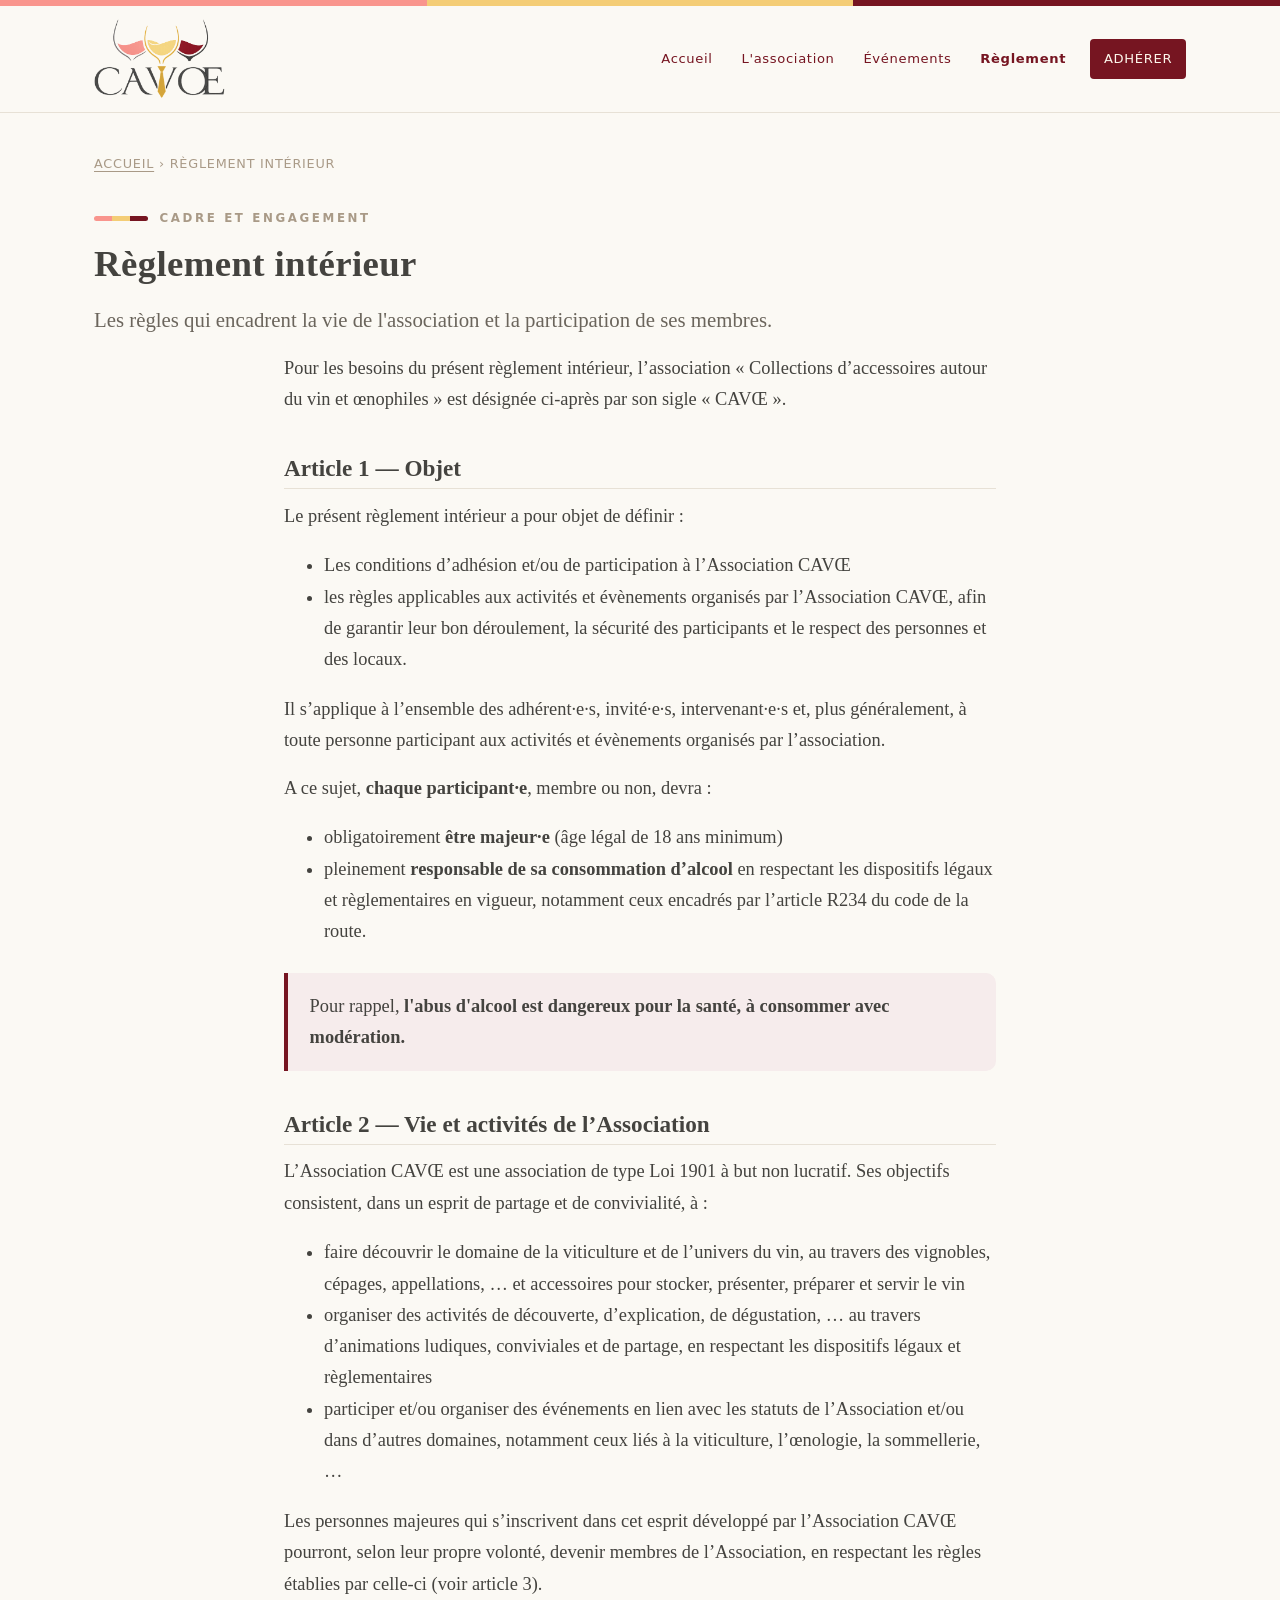
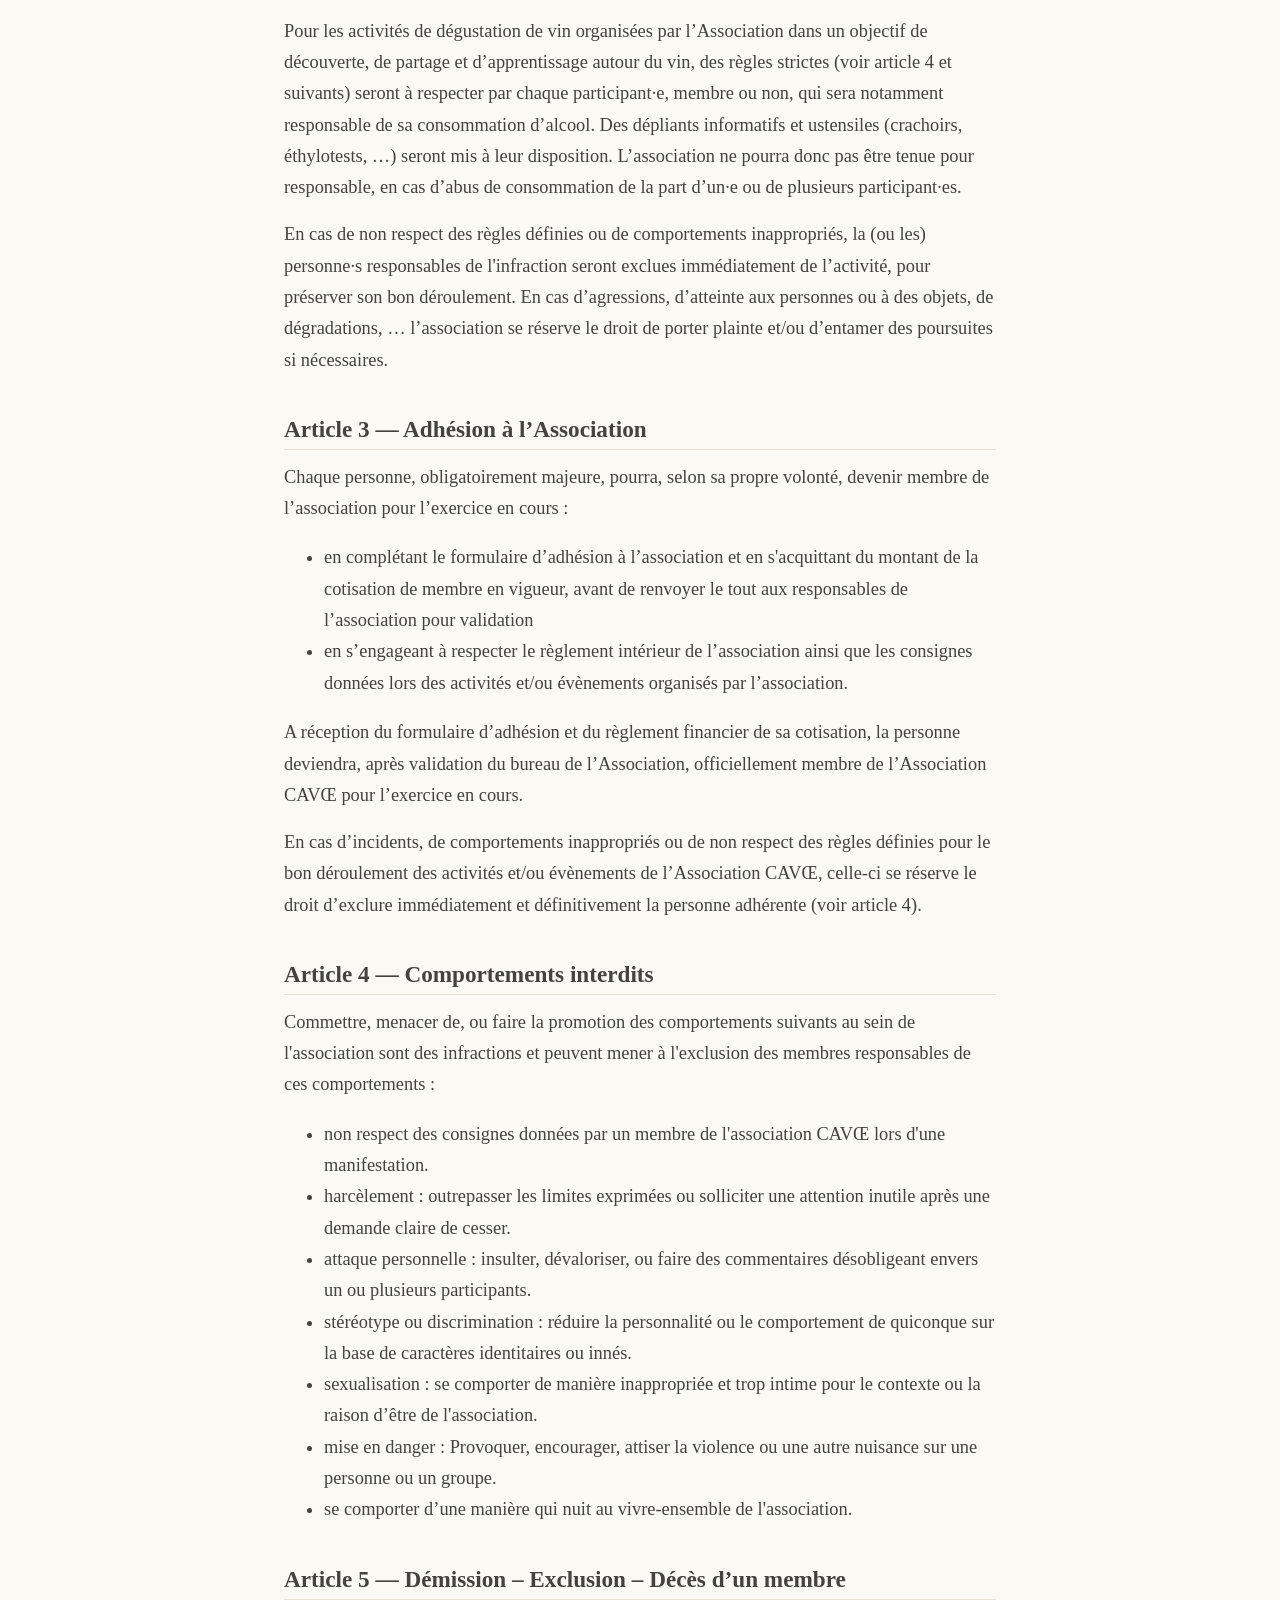
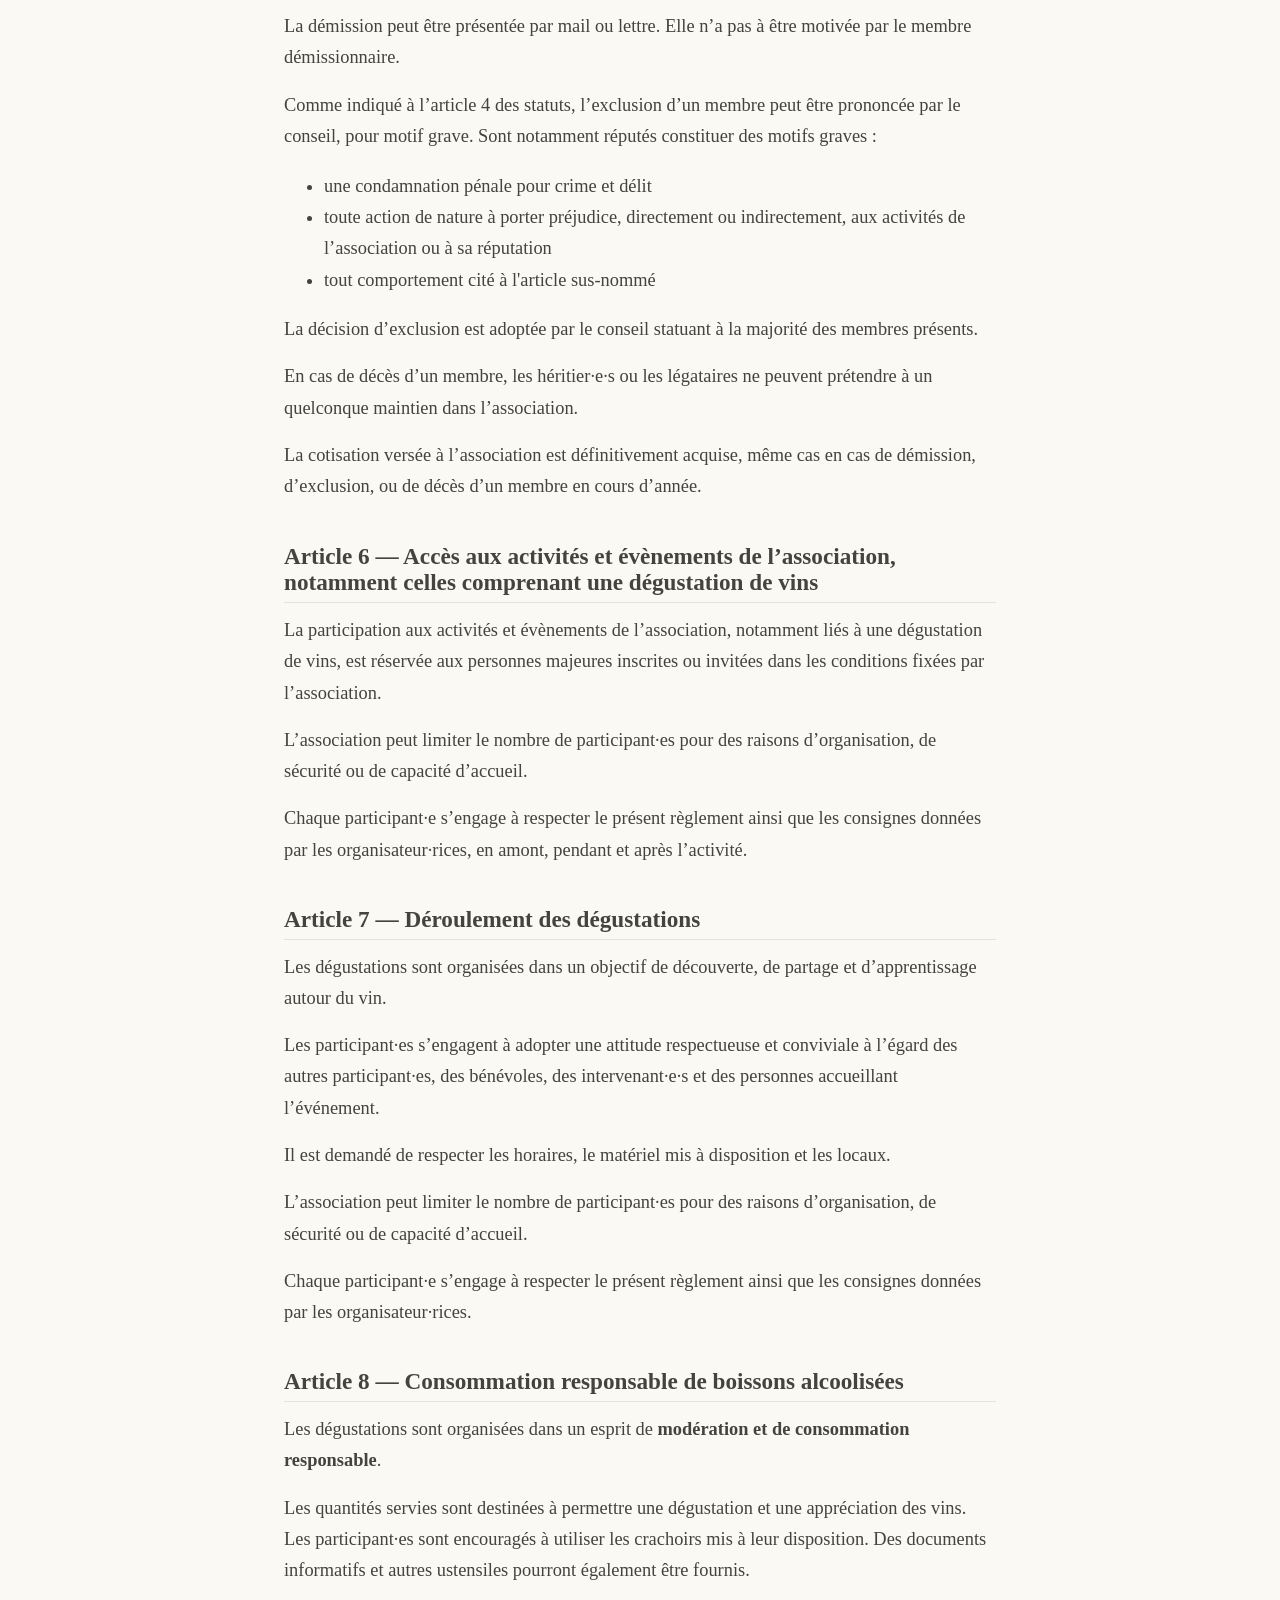
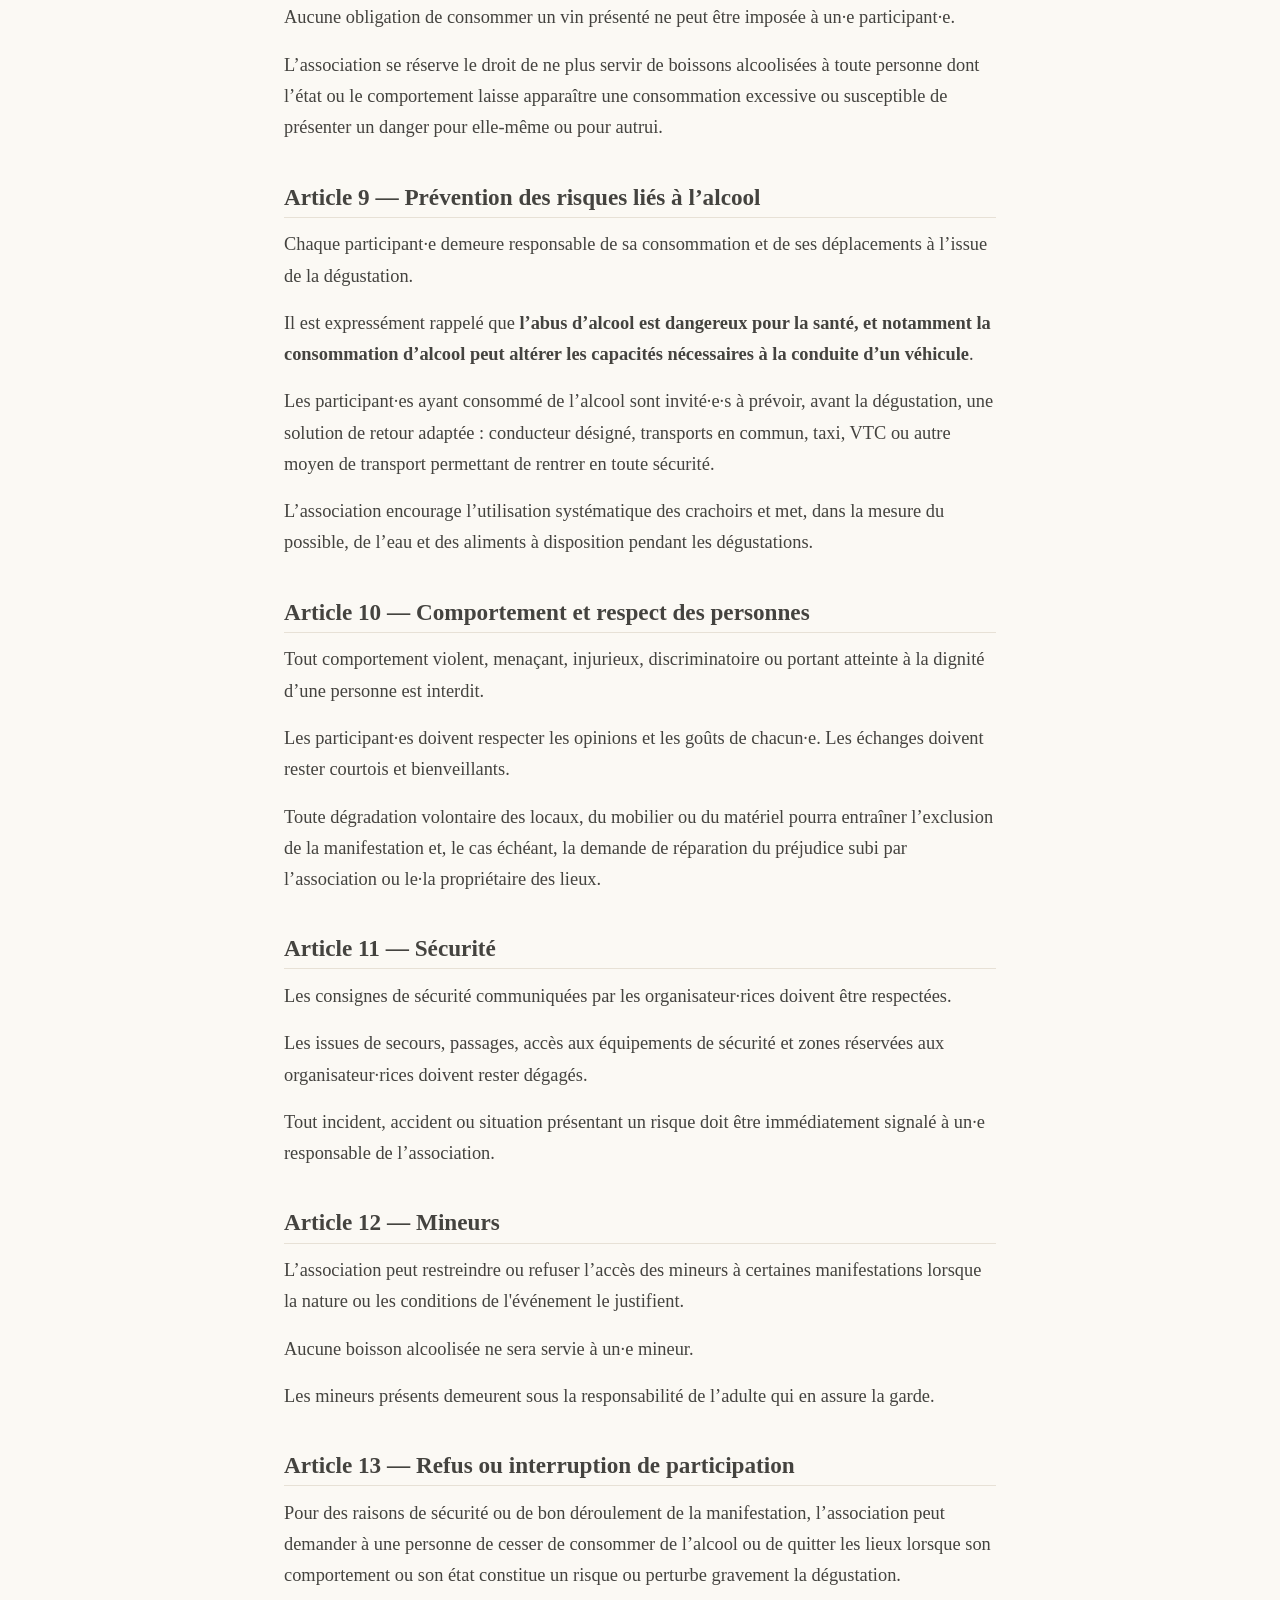
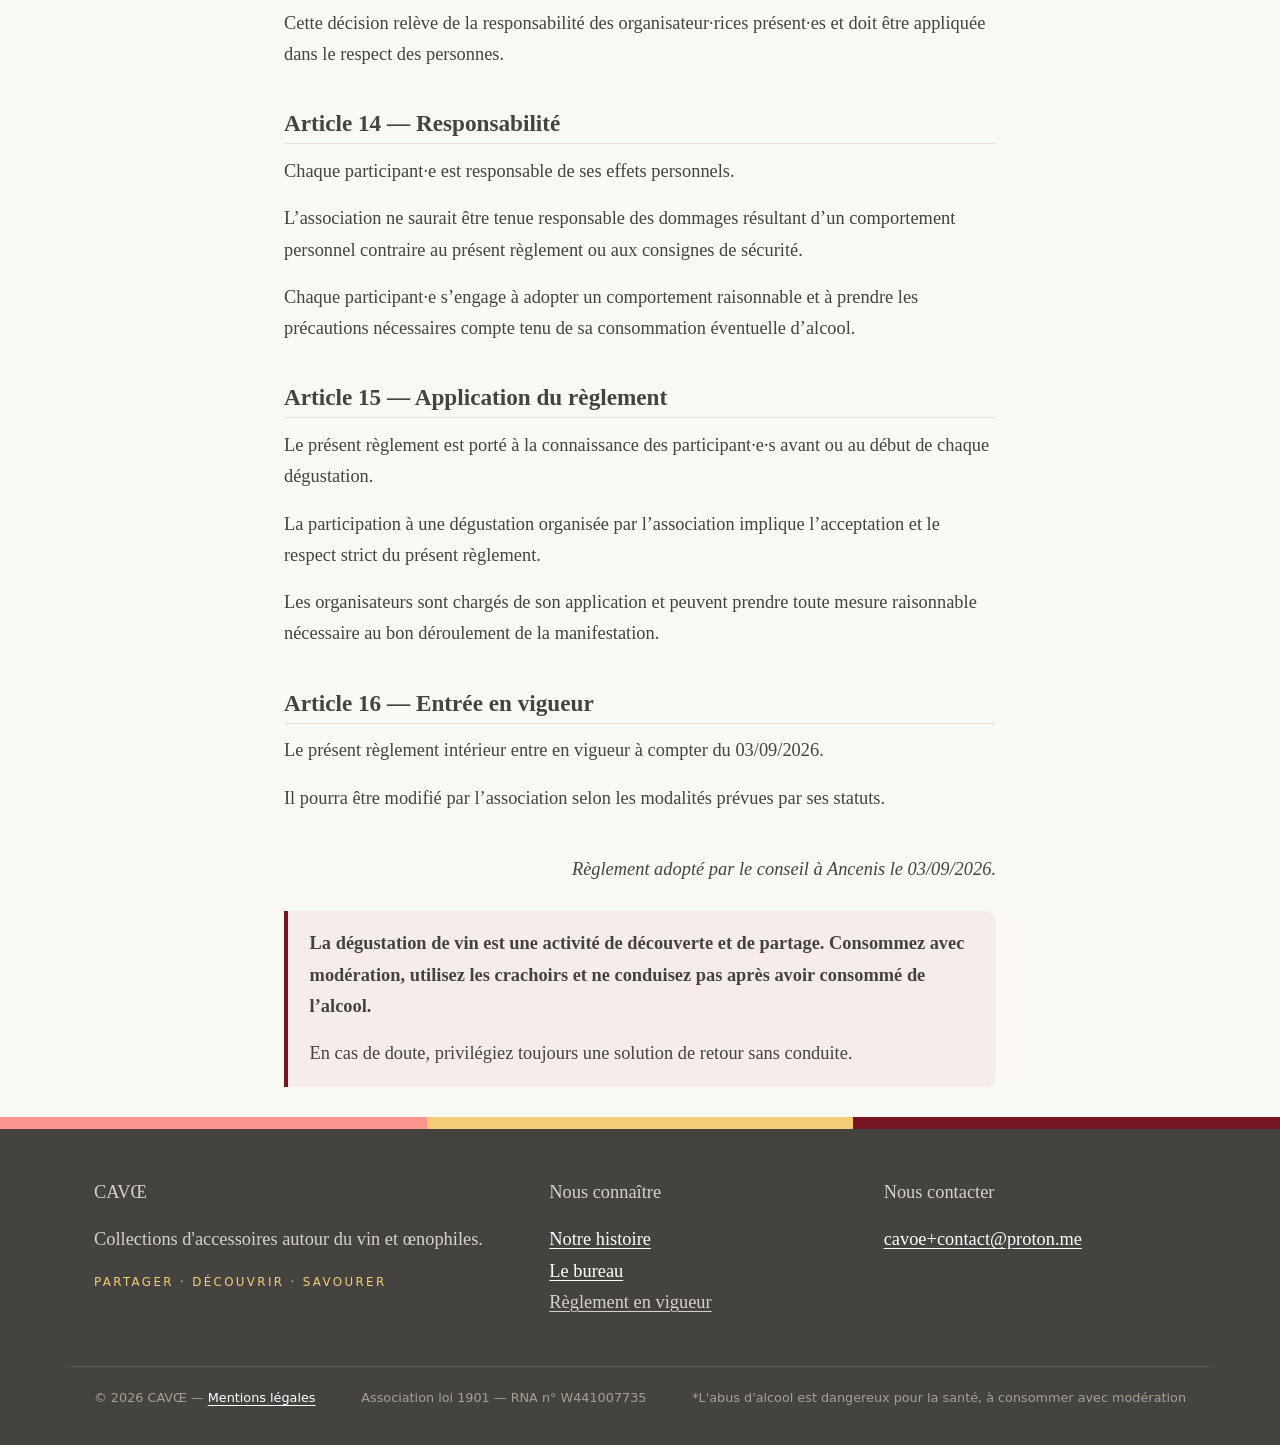
<file: reglement.html>
<!DOCTYPE html>
<html lang="fr">
<head>
    <meta charset="UTF-8">
    <meta name="viewport" content="width=device-width, initial-scale=1.0">
    <title>Règlement intérieur — CAVŒ</title>
    <meta name="description" content="Règlement intérieur de l'association CAVŒ — consommation d'alcool, agrément des membres, comportements et vie associative.">
    <link rel="stylesheet" href="style.css">
</head>
<body>
<div id="site-header"></div>

<main>
    <section class="page-head">
        <div class="wrap">
            <p class="crumbs"><a href="index.html">Accueil</a> › Règlement intérieur</p>
            <p class="eyebrow">Cadre et engagement</p>
            <h1>Règlement intérieur</h1>
            <p class="lead">Les règles qui encadrent la vie de l'association et la participation de ses membres.</p>
        </div>
    </section>

    <section class="section">
        <div class="wrap" style="max-width: 760px; margin-inline:auto;">

            <p>Pour les besoins du présent règlement intérieur, l’association « Collections d’accessoires autour du vin et œnophiles » est désignée ci-après par son sigle « CAVŒ ».</p>

            <!-- ===================== ARTICLE 1 ===================== -->
            <div class="article">
                <h2>Article 1 — Objet</h2>
                <p>
                    Le présent règlement intérieur a pour objet de définir :
                </p>
                <ul>
                    <li>Les conditions d’adhésion et/ou de participation à l’Association CAVŒ</li>
                    <li>les règles applicables aux activités et évènements organisés par l’Association CAVŒ, afin de garantir leur bon déroulement, la sécurité des participants et le respect des personnes et des locaux.</li>
                </ul>
                <p>
                    Il s’applique à l’ensemble des adhérent·e·s, invité·e·s, intervenant·e·s et, plus généralement, à toute personne participant aux activités et évènements organisés par l’association.
                </p>
                <p>A ce sujet, <strong>chaque participant·e</strong>, membre ou non, devra : </p>
                <ul>
                    <li>obligatoirement <strong>être majeur·e</strong> (âge légal de 18 ans minimum)</li>
                    <li>pleinement <strong>responsable de sa consommation d’alcool</strong> en respectant les dispositifs légaux et règlementaires en vigueur, notamment ceux encadrés par l’article R234 du code de la route.</li>
                </ul>
                <div class="notice">
                    <p>Pour rappel, <strong>l'abus d'alcool est dangereux pour la santé, à consommer avec modération.</strong></p>
                </div>
            </div>

            <!-- ===================== ARTICLE 2 ===================== -->
            <div class="article">
                <h2>Article 2 — Vie et activités de l’Association</h2>
                <p>
                    L’Association CAVŒ est une association de type Loi 1901 à but non lucratif. Ses objectifs consistent, dans un esprit de partage et de convivialité, à :
                </p>
                <ul>
                    <li>faire découvrir le domaine de la viticulture et de l’univers du vin, au travers des vignobles, cépages, appellations, … et accessoires pour stocker, présenter, préparer et servir le vin</li>
                    <li>organiser des activités de découverte, d’explication, de dégustation, … au travers d’animations ludiques, conviviales  et de partage, en respectant les dispositifs légaux et règlementaires</li>
                    <li>participer et/ou organiser des événements en lien avec les statuts de l’Association et/ou dans d’autres  domaines, notamment ceux liés à la viticulture, l’œnologie, la sommellerie, …</li>
                </ul>
                <p>Les personnes majeures qui s’inscrivent dans cet esprit développé par l’Association CAVŒ pourront, selon leur propre volonté, devenir membres de l’Association, en respectant les règles établies par celle-ci (voir article 3).</p>
                <p>Pour les activités de dégustation de vin organisées par l’Association dans un objectif de découverte, de partage et d’apprentissage autour du vin, des règles strictes (voir article 4 et suivants) seront à respecter par chaque participant·e, membre ou non, qui sera notamment responsable de sa consommation d’alcool. Des dépliants informatifs et ustensiles (crachoirs, éthylotests, …) seront mis à leur disposition. L’association ne pourra donc pas être tenue pour responsable, en cas d’abus de consommation de la part d’un·e ou de plusieurs participant·es.</p>
                <p>En cas de non respect des règles définies ou de comportements inappropriés, la (ou les) personne·s responsables de l'infraction seront exclues immédiatement de l’activité, pour préserver son bon déroulement. En cas d’agressions, d’atteinte aux personnes ou à des objets, de dégradations, … l’association se réserve le droit de porter plainte et/ou d’entamer des poursuites si nécessaires.</p>
            </div>

            <!-- ===================== ARTICLE 3 ===================== -->
            <div class="article">
                <h2>Article 3 — Adhésion à l’Association</h2>
                <p>Chaque personne, obligatoirement majeure, pourra, selon sa propre volonté, devenir membre de l’association pour l’exercice en cours :</p>
                <ul>
                    <li>en complétant le formulaire d’adhésion à l’association et en s'acquittant du montant de la cotisation de membre en vigueur, avant de renvoyer le tout aux responsables de l’association pour validation</li>
                    <li>en s’engageant à respecter le règlement intérieur de l’association ainsi que les consignes données lors des activités et/ou évènements organisés par l’association.</li>
                </ul>
                <p>A réception du formulaire d’adhésion et du règlement financier de sa cotisation, la personne deviendra, après validation du bureau de l’Association, officiellement membre de l’Association CAVŒ pour l’exercice en cours.</p>
                <p>En cas d’incidents, de comportements inappropriés ou de non respect des règles définies pour le bon déroulement des activités et/ou évènements de l’Association CAVŒ, celle-ci se réserve le droit d’exclure immédiatement et définitivement la personne adhérente (voir article 4).</p>
            </div>

            <!-- ===================== ARTICLE 4 ===================== -->
            <div class="article">
                <h2>Article 4 — Comportements interdits</h2>
                <p>Commettre, menacer de, ou faire la promotion des comportements suivants au sein de l'association sont des infractions et peuvent mener à l'exclusion des membres responsables de ces comportements :</p>
                <ul>
                    <li>non respect des consignes données par un membre de l'association CAVŒ lors d'une manifestation.</li>
                    <li>harcèlement : outrepasser les limites exprimées ou solliciter une attention inutile après une demande claire de cesser.</li>
                    <li>attaque personnelle : insulter, dévaloriser, ou faire des commentaires désobligeant envers un ou plusieurs participants.</li>
                    <li>stéréotype ou discrimination : réduire la personnalité ou le comportement de quiconque sur la base de caractères identitaires ou innés.</li>
                    <li>sexualisation : se comporter de manière inappropriée et trop intime pour le contexte ou la raison d’être de l'association.</li>
                    <li>mise en danger : Provoquer, encourager, attiser la violence ou une autre nuisance sur une personne ou un groupe.</li>
                    <li>se comporter d’une manière qui nuit au vivre-ensemble de l'association.</li>
                </ul>
            </div>

            <!-- ===================== ARTICLE 5 ===================== -->
            <div class="article">
                <h2>Article 5 — Démission – Exclusion – Décès d’un membre</h2>
                <p>La démission peut être présentée par mail ou lettre. Elle n’a pas à être motivée par le membre démissionnaire.</p>
                <p>Comme indiqué à l’article 4 des statuts, l’exclusion d’un membre peut être prononcée par le conseil, pour motif grave. Sont notamment réputés constituer des motifs graves :</p>
                <ul>
                    <li>une condamnation pénale pour crime et délit</li>
                    <li>toute action de nature à porter préjudice, directement ou indirectement, aux activités de l’association ou à sa réputation</li>
                    <li>tout comportement cité à l'article sus-nommé</li>
                </ul>
                <p>La décision d’exclusion est adoptée par le conseil statuant à la majorité des membres présents.</p>
                <p>En cas de décès d’un membre, les héritier·e·s ou les légataires ne peuvent prétendre à un quelconque maintien dans l’association.</p>
                <p>La cotisation versée à l’association est définitivement acquise, même cas en cas de démission, d’exclusion, ou de décès d’un membre en cours d’année.</p>
            </div>

            <!-- ===================== ARTICLE 6 ===================== -->
            <div class="article">
                <h2>Article 6 — Accès aux activités et évènements de l’association, notamment celles comprenant une dégustation de vins</h2>
                <p>La participation aux activités et évènements de l’association, notamment liés à une dégustation de vins,  est réservée aux personnes majeures inscrites ou invitées dans les conditions fixées par l’association.</p>
                <p>L’association peut limiter le nombre de participant·es pour des raisons d’organisation, de sécurité ou de capacité d’accueil.</p>
                <p>Chaque participant·e s’engage à respecter le présent règlement ainsi que les consignes données par les organisateur·rices, en amont, pendant et après l’activité.</p>
            </div>

            <!-- ===================== ARTICLE 7 ===================== -->
            <div class="article">
                <h2>Article 7 — Déroulement des dégustations</h2>
                <p>Les dégustations sont organisées dans un objectif de découverte, de partage et d’apprentissage autour du vin.</p>
                <p>Les participant·es s’engagent à adopter une attitude respectueuse et conviviale à l’égard des autres participant·es, des bénévoles, des intervenant·e·s et des personnes accueillant l’événement.</p>
                <p>Il est demandé de respecter les horaires, le matériel mis à disposition et les locaux.</p>
                <p>L’association peut limiter le nombre de participant·es pour des raisons d’organisation, de sécurité ou de capacité d’accueil.</p>
                <p>Chaque participant·e s’engage à respecter le présent règlement ainsi que les consignes données par les organisateur·rices.</p>
            </div>

            <!-- ===================== ARTICLE 8 ===================== -->
            <div class="article">
                <h2>Article 8 — Consommation responsable de boissons alcoolisées</h2>
                <p>Les dégustations sont organisées dans un esprit de <strong>modération et de consommation responsable</strong>.</p>
                <p>Les quantités servies sont destinées à permettre une dégustation et une appréciation des vins. Les participant·es sont encouragés à utiliser les crachoirs mis à leur disposition. Des documents informatifs et autres ustensiles pourront également être fournis.</p>
                <p>Aucune obligation de consommer un vin présenté ne peut être imposée à un·e participant·e.</p>
                <p>L’association se réserve le droit de ne plus servir de boissons alcoolisées à toute personne dont l’état ou le comportement laisse apparaître une consommation excessive ou susceptible de présenter un danger pour elle-même ou pour autrui.</p>
            </div>

            <!-- ===================== ARTICLE 9 ===================== -->
            <div class="article">
                <h2>Article 9 — Prévention des risques liés à l’alcool</h2>
                <p>Chaque participant·e demeure responsable de sa consommation et de ses déplacements à l’issue de la dégustation.</p>
                <p>Il est expressément rappelé que <strong>l’abus d’alcool est dangereux pour la santé, et notamment la consommation d’alcool peut altérer les capacités nécessaires à la conduite d’un véhicule</strong>.</p>
                <p>Les participant·es ayant consommé de l’alcool sont invité·e·s à prévoir, avant la dégustation, une solution de retour adaptée : conducteur désigné, transports en commun, taxi, VTC ou autre moyen de transport permettant de rentrer en toute sécurité.</p>
                <p>L’association encourage l’utilisation systématique des crachoirs et met, dans la mesure du possible, de l’eau et des aliments à disposition pendant les dégustations.</p>
            </div>

            <!-- ===================== ARTICLE 10 ===================== -->
            <div class="article">
                <h2>Article 10 — Comportement et respect des personnes</h2>
                <p>Tout comportement violent, menaçant, injurieux, discriminatoire ou portant atteinte à la dignité d’une personne est interdit.</p>
                <p>Les participant·es doivent respecter les opinions et les goûts de chacun·e. Les échanges doivent rester courtois et bienveillants.</p>
                <p>Toute dégradation volontaire des locaux, du mobilier ou du matériel pourra entraîner l’exclusion de la manifestation et, le cas échéant, la demande de réparation du préjudice subi par l’association ou le·la propriétaire des lieux.</p>
            </div>

            <!-- ===================== ARTICLE 11 ===================== -->
            <div class="article">
                <h2>Article 11 — Sécurité</h2>
                <p>Les consignes de sécurité communiquées par les organisateur·rices doivent être respectées.</p>
                <p>Les issues de secours, passages, accès aux équipements de sécurité et zones réservées aux organisateur·rices doivent rester dégagés.</p>
                <p>Tout incident, accident ou situation présentant un risque doit être immédiatement signalé à un·e responsable de l’association.</p>
            </div>

            <!-- ===================== ARTICLE 12 ===================== -->
            <div class="article">
                <h2>Article 12 — Mineurs</h2>
                <p>L’association peut restreindre ou refuser l’accès des mineurs à certaines manifestations lorsque la nature ou les conditions de l'événement le justifient.</p>
                <p>Aucune boisson alcoolisée ne sera servie à un·e mineur.</p>
                <p>Les mineurs présents demeurent sous la responsabilité de l’adulte qui en assure la garde.</p>
            </div>

            <!-- ===================== ARTICLE 13 ===================== -->
            <div class="article">
                <h2>Article 13 — Refus ou interruption de participation</h2>
                <p>Pour des raisons de sécurité ou de bon déroulement de la manifestation, l’association peut demander à une personne de cesser de consommer de l’alcool ou de quitter les lieux lorsque son comportement ou son état constitue un risque ou perturbe gravement la dégustation.</p>
                <p>Cette décision relève de la responsabilité des organisateur·rices présent·es et doit être appliquée dans le respect des personnes.</p>
            </div>

            <!-- ===================== ARTICLE 14 ===================== -->
            <div class="article">
                <h2>Article 14 — Responsabilité</h2>
                <p>Chaque participant·e est responsable de ses effets personnels.</p>
                <p>L’association ne saurait être tenue responsable des dommages résultant d’un comportement personnel contraire au présent règlement ou aux consignes de sécurité.</p>
                <p>Chaque participant·e s’engage à adopter un comportement raisonnable et à prendre les précautions nécessaires compte tenu de sa consommation éventuelle d’alcool.</p>
            </div>

            <!-- ===================== ARTICLE 15 ===================== -->
            <div class="article">
                <h2>Article 15 — Application du règlement</h2>
                <p>Le présent règlement est porté à la connaissance des participant·e·s avant ou au début de chaque dégustation.</p>
                <p>La participation à une dégustation organisée par l’association implique l’acceptation et le respect strict du présent règlement.</p>
                <p>Les organisateurs sont chargés de son application et peuvent prendre toute mesure raisonnable nécessaire au bon déroulement de la manifestation.</p>
            </div>

            <!-- ===================== ARTICLE 16 ===================== -->
            <div class="article">
                <h2>Article 16 — Entrée en vigueur</h2>
                <p>Le présent règlement intérieur entre en vigueur à compter du 03/09/2026.</p>
                <p>Il pourra être modifié par l’association selon les modalités prévues par ses statuts.</p>
            </div>

            <p style="margin-top:2.5rem; text-align: end"><em>Règlement adopté par le conseil à Ancenis le 03/09/2026.</em></p>

            <div class="notice">
                <p><strong>La dégustation de vin est une activité de découverte et de partage. Consommez avec modération, utilisez les crachoirs et ne conduisez pas après avoir consommé de l’alcool.</strong></p>
                <p>En cas de doute, privilégiez toujours une solution de retour sans conduite.</p>
            </div>
        </div>
    </section>
</main>

<div id="site-footer"></div>
<script src="scripts/script.js"></script>
</body>
</html>
</file>
<file: style.css>
/* =========================================================================
   CAVŒ — Collections d'Accessoires autour du Vin Et Œnophiles
   Direction artistique issue du logo : palette des trois vins
   (bordeaux · rosé · blanc doré), serif classique, fond crème.
   -------------------------------------------------------------------------
   Tout part des variables ci-dessous (:root).
   ========================================================================= */

:root {
  /* ---- Couleurs de marque --------------------------------------------- */
  --wine: #761521; /* bordeaux — accent principal        */
  --wine-deep: #5c1019; /* bordeaux foncé (survols)           */
  --rose: #f9958d; /* rosé — secondaire                  */
  --gold: #c9a24b; /* blanc doré — tertiaire             */
  --gold-soft: #f4cd76; /* doré clair (décoratif)             */
  --taupe: #a99a87; /* greige des coteaux / texte discret */

  --ink: #44433f; /* charbon — texte principal          */
  --ink-dark: #33322f; /* charbon foncé— texte marqué          */
  --ink-soft: #6b655c; /* texte secondaire                   */
  --bg: #fbf9f4; /* crème doux (fond)                  */
  --surface: #ffffff; /* cartes, encadrés                   */
  --line: #e7e1d6; /* traits, bordures                   */

  --accent: var(--wine); /* alias : couleur d'action        */
  --accent-ink: #fdf7ec; /* texte posé SUR le bordeaux       */

  /* ---- Typographie ---------------------------------------------------- */
  --font-display: 'Cinzel', Georgia, serif; /* titres (capitales romaines) */
  --font-body: 'EB Garamond', Georgia, serif; /* corps de texte              */
  --font-ui:
    'Montserrat', system-ui, sans-serif; /* labels, boutons, menu       */

  /* ---- Mise en page --------------------------------------------------- */
  --maxw: 1140px;
  --gutter: 1.5rem;
  --radius: 10px;
  --shadow:
    0 1px 2px rgba(51, 50, 47, 0.05), 0 10px 30px rgba(51, 50, 47, 0.07);

  /* Dégradé « trois vins » — motif signature */
  --triad: linear-gradient(
    90deg,
    var(--rose) 0 33.33%,
    var(--gold-soft) 33.33% 66.66%,
    var(--wine) 66.66% 100%
  );
}

/* -------------------------------------------------------------------------
   Base
   ------------------------------------------------------------------------- */
*,
*::before,
*::after {
  box-sizing: border-box;
}
html {
  scroll-behavior: smooth;
}

body {
  margin: 0;
  font-family: var(--font-body);
  font-size: 1.15rem;
  line-height: 1.7;
  color: var(--ink);
  background: var(--bg);
  -webkit-font-smoothing: antialiased;
}

h1,
h2,
h3,
h4 {
  font-family: var(--font-display);
  line-height: 1.15;
  color: var(--ink);
  font-weight: 600;
  margin: 0 0 0.5em;
}
h1 {
  font-size: clamp(1.6rem, 3.1vw, 2.3rem);
  letter-spacing: 0.01em;
}
h2 {
  font-size: 1.45rem;
  font-family: var(--font-body);
  font-weight: 600;
}
h3 {
  font-size: 1.15rem;
  font-family: var(--font-body);
  font-weight: 600;
}

p {
  margin: 0 0 1rem;
}
p,
h1,
h2,
h3,
h4 {
  cursor: default;
}

a {
  color: var(--wine);
  text-decoration-thickness: 1px;
  text-underline-offset: 3px;
}
a:hover {
  color: var(--ink);
}

img {
  max-width: 100%;
  height: auto;
  display: block;
}

:focus-visible {
  outline: 3px solid var(--gold);
  outline-offset: 2px;
  border-radius: 3px;
}

.sigle {
  font-size: larger;
  font-weight: 900;
  color: var(--ink-dark);
}

/* -------------------------------------------------------------------------
   Structure
   ------------------------------------------------------------------------- */
.wrap {
  width: 100%;
  max-width: var(--maxw);
  margin-inline: auto;
  padding-inline: var(--gutter);
}

.section,
.hero {
  margin-bottom: 0.9rem;
}

.section {
  margin-inline: 15vw;
}

/* Étiquette « eyebrow » — porte le motif tricolore des trois vins */
.eyebrow {
  display: inline-flex;
  align-items: center;
  gap: 0.7rem;
  font-family: var(--font-ui);
  font-size: 0.74rem;
  font-weight: 600;
  letter-spacing: 0.22em;
  text-transform: uppercase;
  color: var(--taupe);
  margin-bottom: 0.9rem;
  margin-top: 1.5em;
}
.eyebrow::before {
  content: '';
  width: 3.4rem;
  height: 5px;
  border-radius: 3px;
  background: var(--triad);
}

.lead {
  font-size: 1.3rem;
  line-height: 1.6;
  color: var(--ink-soft);
}

/* Boutons */
.btn {
  display: inline-block;
  font-family: var(--font-ui);
  font-weight: 600;
  font-size: 0.82rem;
  letter-spacing: 0.1em;
  text-transform: uppercase;
  padding: 0.8rem 1.5rem;
  border-radius: 2px; /* coins nets, plus « étiquette de vin » */
  border: 1.5px solid transparent;
  cursor: pointer;
  transition:
    transform 0.12s ease,
    background 0.2s ease,
    color 0.2s ease;
  text-decoration: none;
}
.btn:hover {
  transform: translateY(-2px);
}
.btn--primary {
  background: var(--wine);
  color: var(--accent-ink);
}
.btn--primary:hover {
  background: var(--wine-deep);
  color: var(--accent-ink);
}
.btn--ghost {
  background: transparent;
  color: var(--ink);
  border-color: var(--ink);
}
.btn--ghost:hover {
  background: var(--ink);
  color: var(--bg);
}

/* Grilles */
.grid {
  display: grid;
  gap: 1.5rem;
}
.grid--3 {
  grid-template-columns: repeat(3, 1fr);
}
.grid--2 {
  grid-template-columns: repeat(2, 1fr);
}

.card {
  background: var(--surface);
  border: 1px solid var(--line);
  border-radius: var(--radius);
  padding: 1.75rem;
  box-shadow: var(--shadow);
  position: relative;
}
/* filet doré en haut de carte, discret */
.card::before {
  content: '';
  position: absolute;
  inset: 0 0 auto 0;
  height: 3px;
  border-radius: var(--radius) var(--radius) 0 0;
  background: var(--gold-soft);
  opacity: 0;
  transition: opacity 0.2s;
}
.card:hover::before {
  opacity: 1;
}
.card h3 {
  margin-top: 0.25rem;
}
.card p:last-child {
  margin-bottom: 0;
}

/* -------------------------------------------------------------------------
   En-tête / navigation
   ------------------------------------------------------------------------- */
.site-header {
  position: sticky;
  top: 0;
  z-index: 50;
  background: color-mix(in srgb, var(--bg) 90%, transparent);
  backdrop-filter: blur(8px);
  border-bottom: 1px solid var(--line);
}
.site-header::before {
  content: '';
  display: block;
  height: 6px;
  background: var(--triad);
}

.nav {
  display: flex;
  align-items: center;
  justify-content: space-between;
  gap: 1rem;
  padding-block: 0.8rem;
}

.brand {
  display: flex;
  align-items: center;
  gap: 0.7rem;
  text-decoration: none;
}
.brand img {
  height: 80px;
}
.brand__name {
  font-family: var(--font-display);
  font-weight: 700;
  font-size: 1.4rem;
  letter-spacing: 0.14em;
  color: var(--ink);
}

.nav__links {
  display: flex;
  align-items: center;
  gap: 0.2rem;
  list-style: none;
  margin: 0;
  padding: 0;
}
.nav__links a {
  display: block;
  font-family: var(--font-ui);
  font-size: 0.82rem;
  font-weight: 500;
  letter-spacing: 0.05em;
  text-decoration: none;
  padding: 0.5rem 0.8rem;
  border-radius: 4px;
}
.nav__links a:hover {
  color: var(--wine);
}
.nav__links a[aria-current='page'] {
  color: var(--wine);
  font-weight: 700;
}
.nav__cta {
  margin-left: 0.5rem;
}

.nav__toggle {
  display: none;
  font-family: var(--font-ui);
  font-size: 0.8rem;
  letter-spacing: 0.08em;
  background: transparent;
  border: 1px solid var(--line);
  border-radius: 4px;
  padding: 0.55rem 0.8rem;
  cursor: pointer;
  color: var(--ink);
}

/* -------------------------------------------------------------------------
   Hero
   ------------------------------------------------------------------------- */
.hero__inner {
  display: grid;
  grid-template-columns: 1.15fr 0.85fr;
  gap: 3rem;
  align-items: center;
}
.hero__actions {
  display: flex;
  flex-wrap: wrap;
  gap: 0.8rem;
  margin-top: 1.8rem;
}
.hero__media {
  aspect-ratio: 4 / 3;
  background:
    radial-gradient(circle at 30% 30%, rgba(118, 21, 33, 0.1), transparent 60%),
    radial-gradient(
      circle at 70% 70%,
      rgba(201, 162, 75, 0.14),
      transparent 60%
    ),
    var(--surface);
  border: 1px solid var(--line);
  border-radius: var(--radius);
  display: grid;
  place-items: center;
  text-align: center;
  padding: 1rem;
  color: var(--ink-soft);
}

/* Triptyque de valeur : Partager · Découvrir · Savourer */
.triptych {
  display: grid;
  grid-template-columns: repeat(3, 1fr);
  gap: 0;
  margin-top: 2.5rem;
  border: 1px solid var(--line);
  border-radius: var(--radius);
  overflow: hidden;
}
.triptych > div {
  padding: 1.4rem 1.5rem;
  background: var(--surface);
  border-left: 1px solid var(--line);
}
.triptych > div:first-child {
  border-left: 0;
}
.triptych .k {
  font-family: var(--font-ui);
  font-size: 0.72rem;
  font-weight: 700;
  letter-spacing: 0.18em;
  text-transform: uppercase;
}
.triptych > div:nth-child(1) .k {
  color: var(--rose);
}
.triptych > div:nth-child(2) .k {
  color: var(--gold);
}
.triptych > div:nth-child(3) .k {
  color: var(--wine);
}
.triptych p {
  margin: 0.5rem 0 0;
  font-size: 1rem;
}

/* Bandeau de chiffres clés */
.stats {
  display: grid;
  grid-template-columns: repeat(3, 1fr);
  gap: 1.5rem;
}
.stat__num {
  font-family: var(--font-display);
  font-size: 2.8rem;
  font-weight: 700;
  color: var(--wine);
}
.stat__label {
  font-family: var(--font-ui);
  font-size: 0.78rem;
  letter-spacing: 0.12em;
  text-transform: uppercase;
  color: var(--ink-soft);
}

/* -------------------------------------------------------------------------
   En-tête de page interne
   ------------------------------------------------------------------------- */
.page-head {
  padding-block: clamp(2.5rem, 3vw, 4rem) 0;
}
.page-head p.lead {
  margin-top: 0.5rem;
}
.crumbs {
  font-family: var(--font-ui);
  font-size: 0.8rem;
  letter-spacing: 0.06em;
  color: var(--taupe);
  margin-bottom: 1rem;
  text-transform: uppercase;
}
.crumbs a {
  color: var(--taupe);
}

/* -------------------------------------------------------------------------
   Actualités / agenda
   ------------------------------------------------------------------------- */
.news {
  list-style: none;
  margin: 0;
  padding: 0;
  display: grid;
  gap: 1rem;
}
.news__item {
  display: grid;
  grid-template-columns: 160px 1fr;
  gap: 1.5rem;
  padding: 1.4rem;
  background: var(--surface);
  border: 1px solid var(--line);
  border-radius: var(--radius);
}

.news__aside {
  display: flex;
  flex-direction: column;
  gap: 0.8rem;
  min-width: 0;
}

.news__media {
  margin: 0; /* annule la marge par défaut de <figure> */
}
.news__media img {
  width: 100%;
  object-fit: contain;
  border-radius: var(--radius);
  border: 1px solid var(--line);
}
/* Crédit photo : petit, discret, sous l'image */
.news__credit {
  margin-top: 0.25rem;
  font-family: var(--font-ui);
  font-size: 0.6rem;
  line-height: 1.3;
  color: var(--taupe);
  text-align: right;
  overflow-wrap: anywhere;
}

.news__date {
  font-family: var(--font-display);
  font-weight: 700;
  color: var(--wine);
}
.news__item h3 {
  margin: 0 0 0.35rem;
}
.event-time {
  display: block;
  margin-top: 0.2rem;
  font-family: var(--font-ui);
  font-size: 0.82rem;
  font-weight: 500;
  color: var(--ink-soft);
}
.event-description {
  white-space: pre-line; /* conserve les retours à la ligne du tableur */
}
.event-meta {
  font-family: var(--font-ui);
  font-size: 0.82rem;
  color: var(--ink-soft);
  margin: 0.4rem 0 0;
}
.tag {
  display: inline-block;
  font-family: var(--font-ui);
  font-size: 0.66rem;
  font-weight: 700;
  letter-spacing: 0.12em;
  text-transform: uppercase;
  color: var(--wine);
  background: #f6ecec;
  border-radius: 3px;
  padding: 0.22rem 0.55rem;
  margin-bottom: 0.55rem;
}

/* -------------------------------------------------------------------------
   Formulaires
   ------------------------------------------------------------------------- */
.form {
  display: grid;
  gap: 1.1rem;
  max-width: 560px;
}
.field {
  display: grid;
  gap: 0.35rem;
}
.field label {
  font-family: var(--font-ui);
  font-weight: 600;
  font-size: 0.82rem;
  letter-spacing: 0.04em;
}
.field input,
.field textarea,
.field select {
  font-family: var(--font-body);
  font-size: 1.05rem;
  padding: 0.7rem 0.85rem;
  border: 1px solid var(--line);
  border-radius: 6px;
  background: var(--surface);
  color: var(--ink);
}
.field input:focus,
.field textarea:focus,
.field select:focus {
  border-color: var(--wine);
  outline: none;
}
.field textarea {
  min-height: 130px;
  resize: vertical;
}
.field--hint {
  font-family: var(--font-ui);
  font-size: 0.8rem;
  color: var(--ink-soft);
}

/* Encadré de mise en garde (règlement, avertissements) */
.notice {
  border-left: 4px solid var(--wine);
  background: #f6ecec;
  padding: 1.1rem 1.35rem;
  border-radius: 0 var(--radius) var(--radius) 0;
  margin: 1.6rem 0;
}
.notice p:last-child {
  margin-bottom: 0;
}
.notice--gold {
  border-left-color: var(--gold);
  background: #fbf3df;
}

/* Articles de règlement */
.article {
  margin-top: 2.5rem;
}
.article > h2 {
  padding-bottom: 0.4rem;
  border-bottom: 1px solid var(--line);
}

/* -------------------------------------------------------------------------
   Pied de page
   ------------------------------------------------------------------------- */
.site-footer {
  background: var(--ink);
  color: #d8d2c6;
  margin-top: 30px;
}
.site-footer::before {
  content: '';
  display: block;
  height: 12px;
  background: var(--triad);
}
.site-footer a {
  color: #fff;
}
.footer__grid {
  display: grid;
  grid-template-columns: 1.4fr 1fr 1fr;
  gap: 2rem;
  padding-block: 3rem;
}
.footer__grid h4 {
  color: #fff;
  font-family: var(--font-ui);
  font-size: 0.78rem;
  letter-spacing: 0.14em;
  text-transform: uppercase;
}
.footer__grid ul {
  list-style: none;
  margin: 0;
  padding: 0;
  display: grid;
  gap: 0.4rem;
  font-family: var(--font-ui);
  font-size: 0.95rem;
}
.footer__tagline {
  font-family: var(--font-ui);
  font-size: 0.74rem;
  letter-spacing: 0.2em;
  text-transform: uppercase;
  color: var(--gold-soft);
  margin-top: 0.6rem;
}
.footer__bottom {
  border-top: 1px solid rgba(255, 255, 255, 0.12);
  padding-block: 1.25rem;
  font-family: var(--font-ui);
  font-size: 0.8rem;
  color: #a89f90;
  display: flex;
  flex-wrap: wrap;
  gap: 0.5rem 1.5rem;
  justify-content: space-between;
}

.justified {
  max-width: 100%;
  text-justify: inter-word;
}

/* -------------------------------------------------------------------------
   Responsive
   ------------------------------------------------------------------------- */
@media (max-width: 768px) {
  .hero__inner {
    grid-template-columns: 1fr;
  }
  .hero__media {
    display: none;
  }
  .grid--3,
  .grid--2,
  .stats,
  .footer__grid,
  .triptych {
    grid-template-columns: 1fr;
  }
  .triptych > div {
    border-left: 0;
    border-top: 1px solid var(--line);
  }
  .triptych > div:first-child {
    border-top: 0;
  }
  .news__item {
    grid-template-columns: 1fr;
    gap: 0.4rem;
  }

  .news__media img {
    height: auto;
  }

  .nav__toggle {
    display: inline-block;
  }
  .nav__links {
    position: absolute;
    inset: 100% 0 auto 0;
    flex-direction: column;
    align-items: stretch;
    gap: 0;
    background: var(--surface);
    border-bottom: 1px solid var(--line);
    padding: 0.5rem var(--gutter) 1rem;
    display: none;
  }
  .nav__links.is-open {
    display: flex;
  }
  .nav__cta {
    margin: 0.5rem 0 0;
  }
  .section {
    margin-inline: 0;
  }
}

@media (prefers-reduced-motion: reduce) {
  * {
    animation: none !important;
    transition: none !important;
    scroll-behavior: auto !important;
  }
}
</file>
